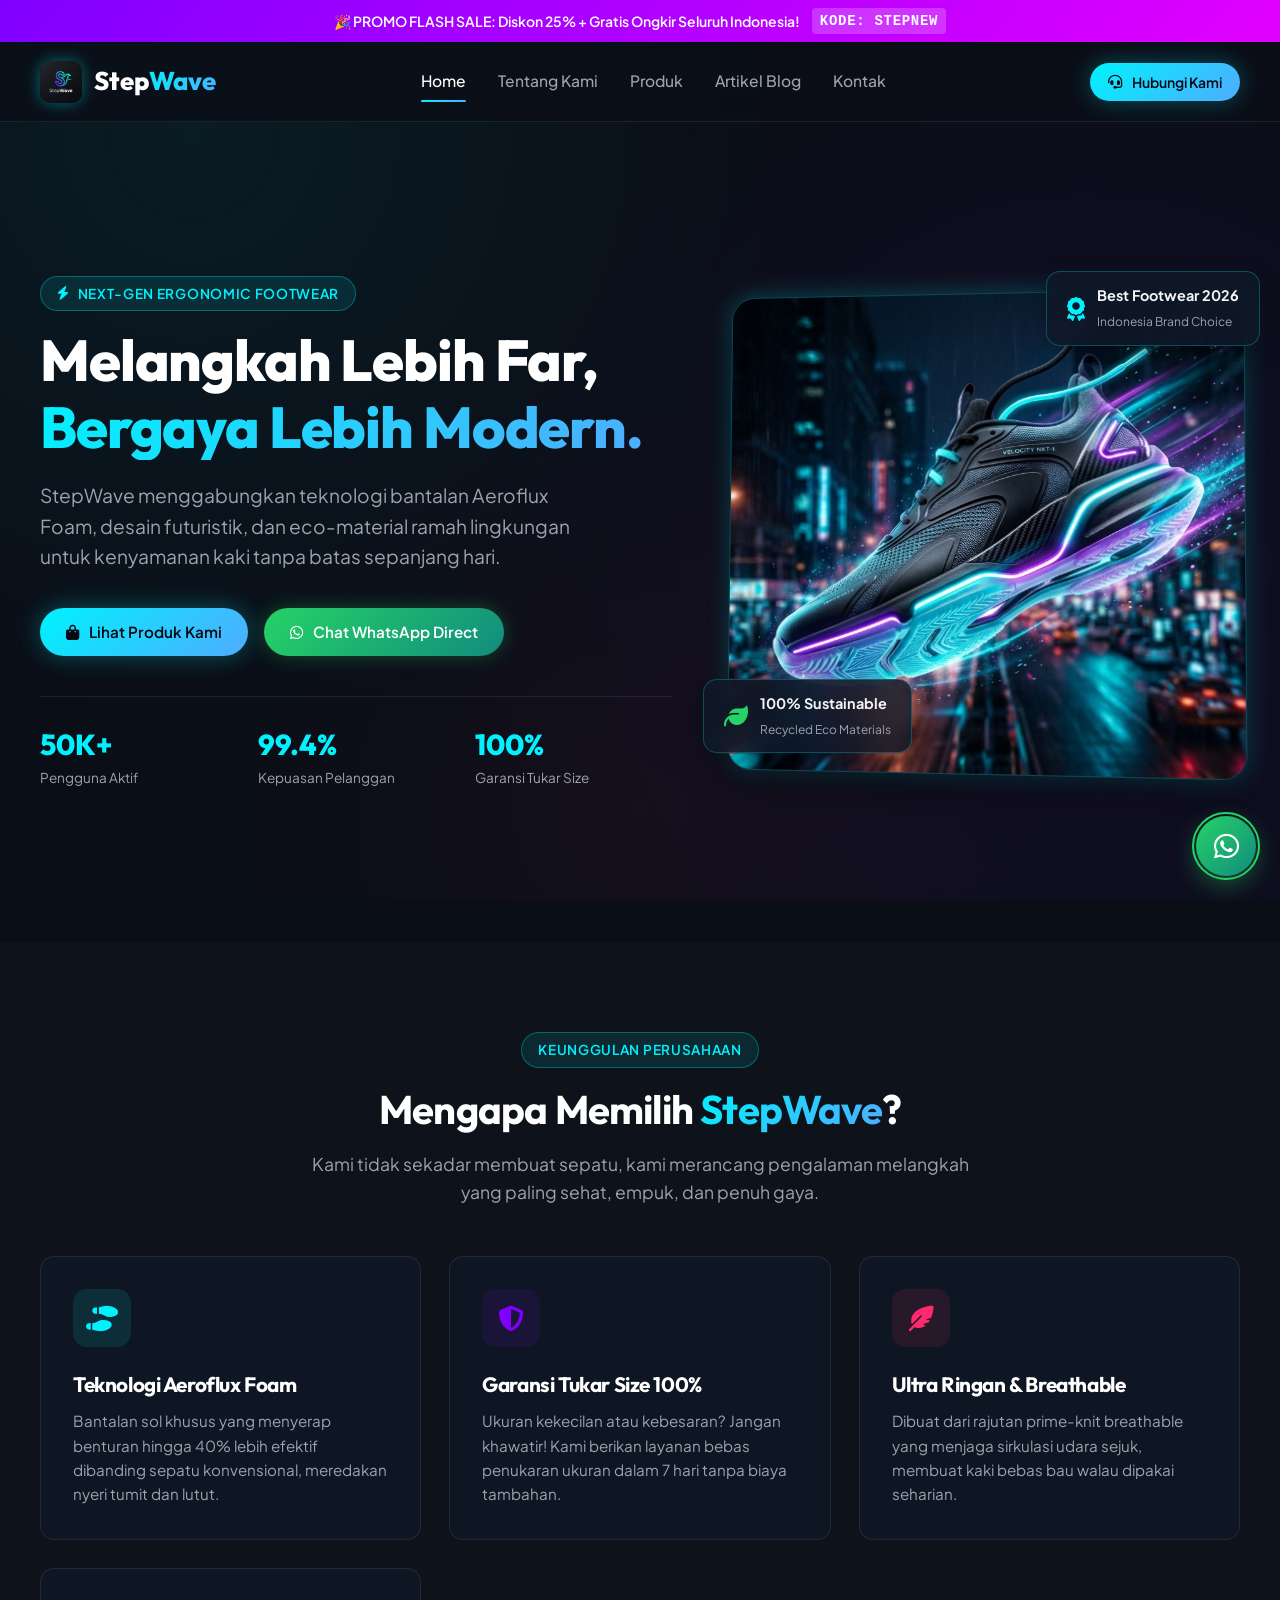
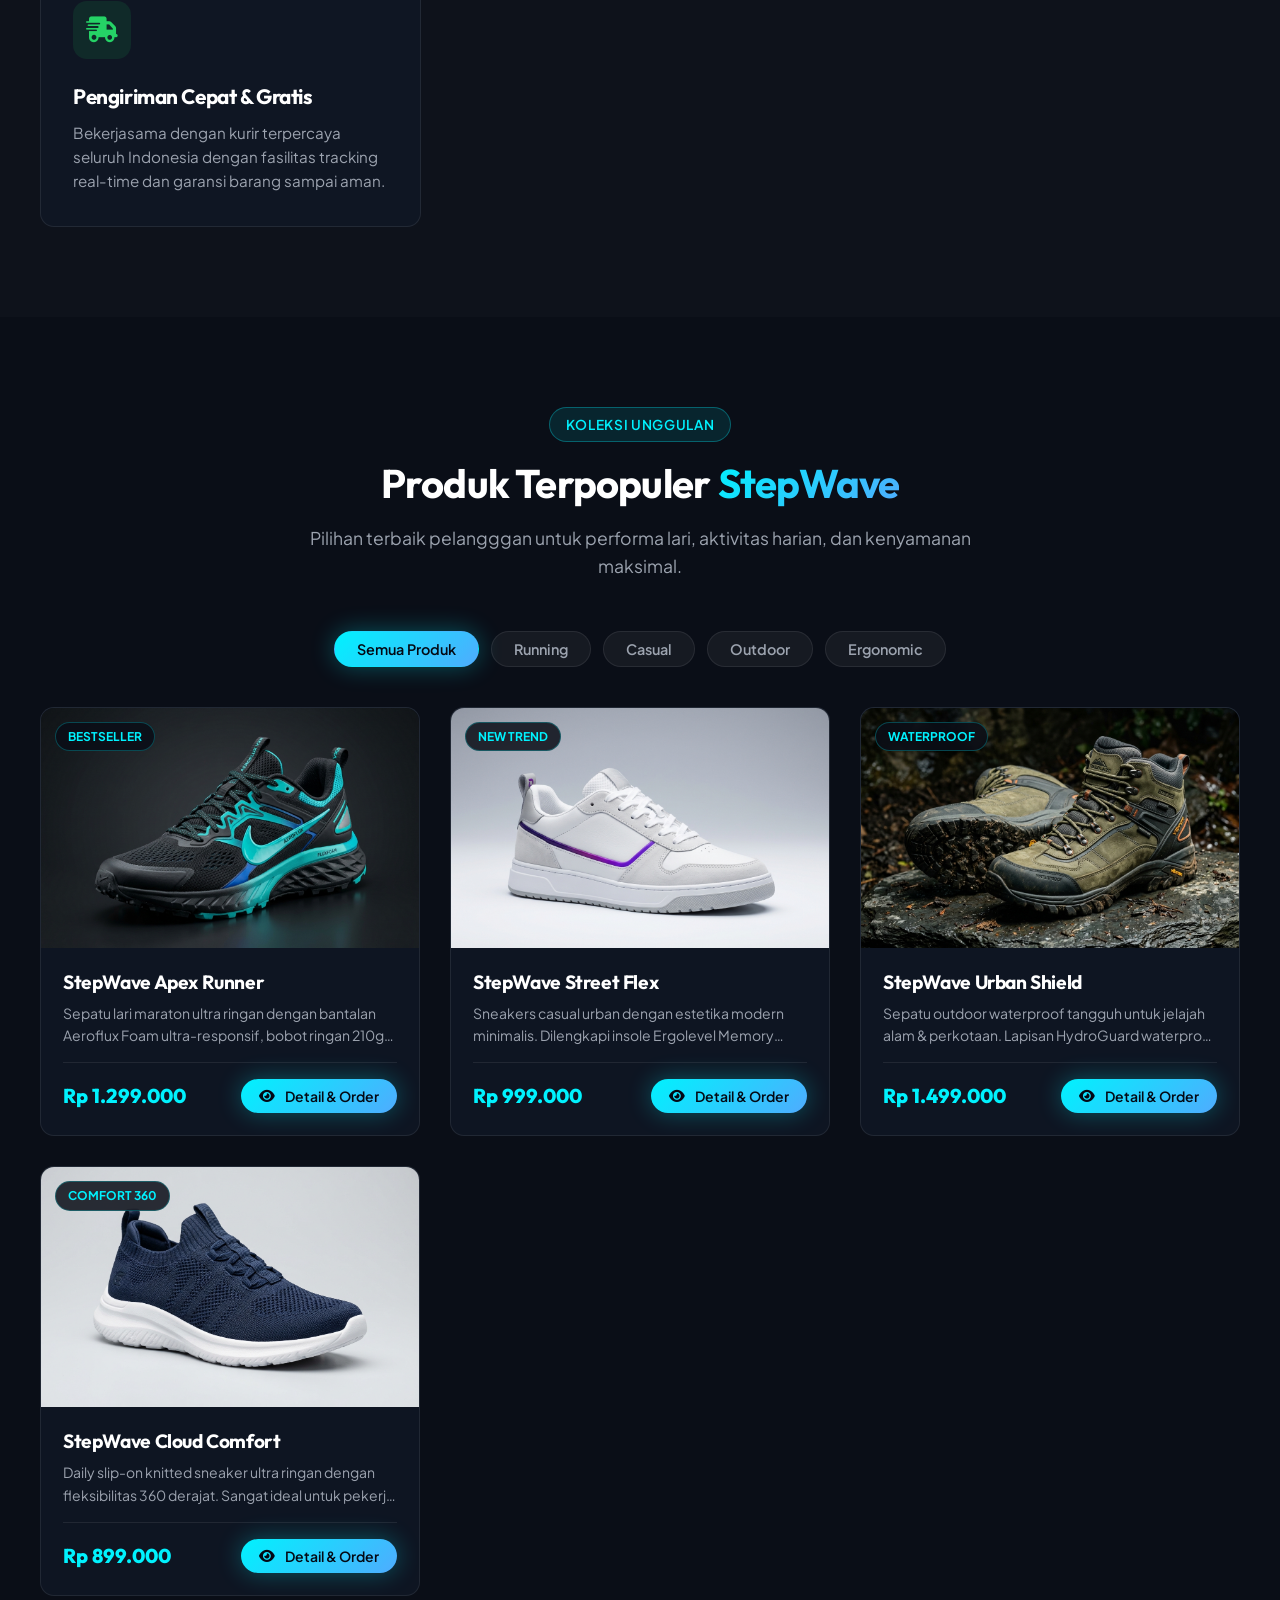
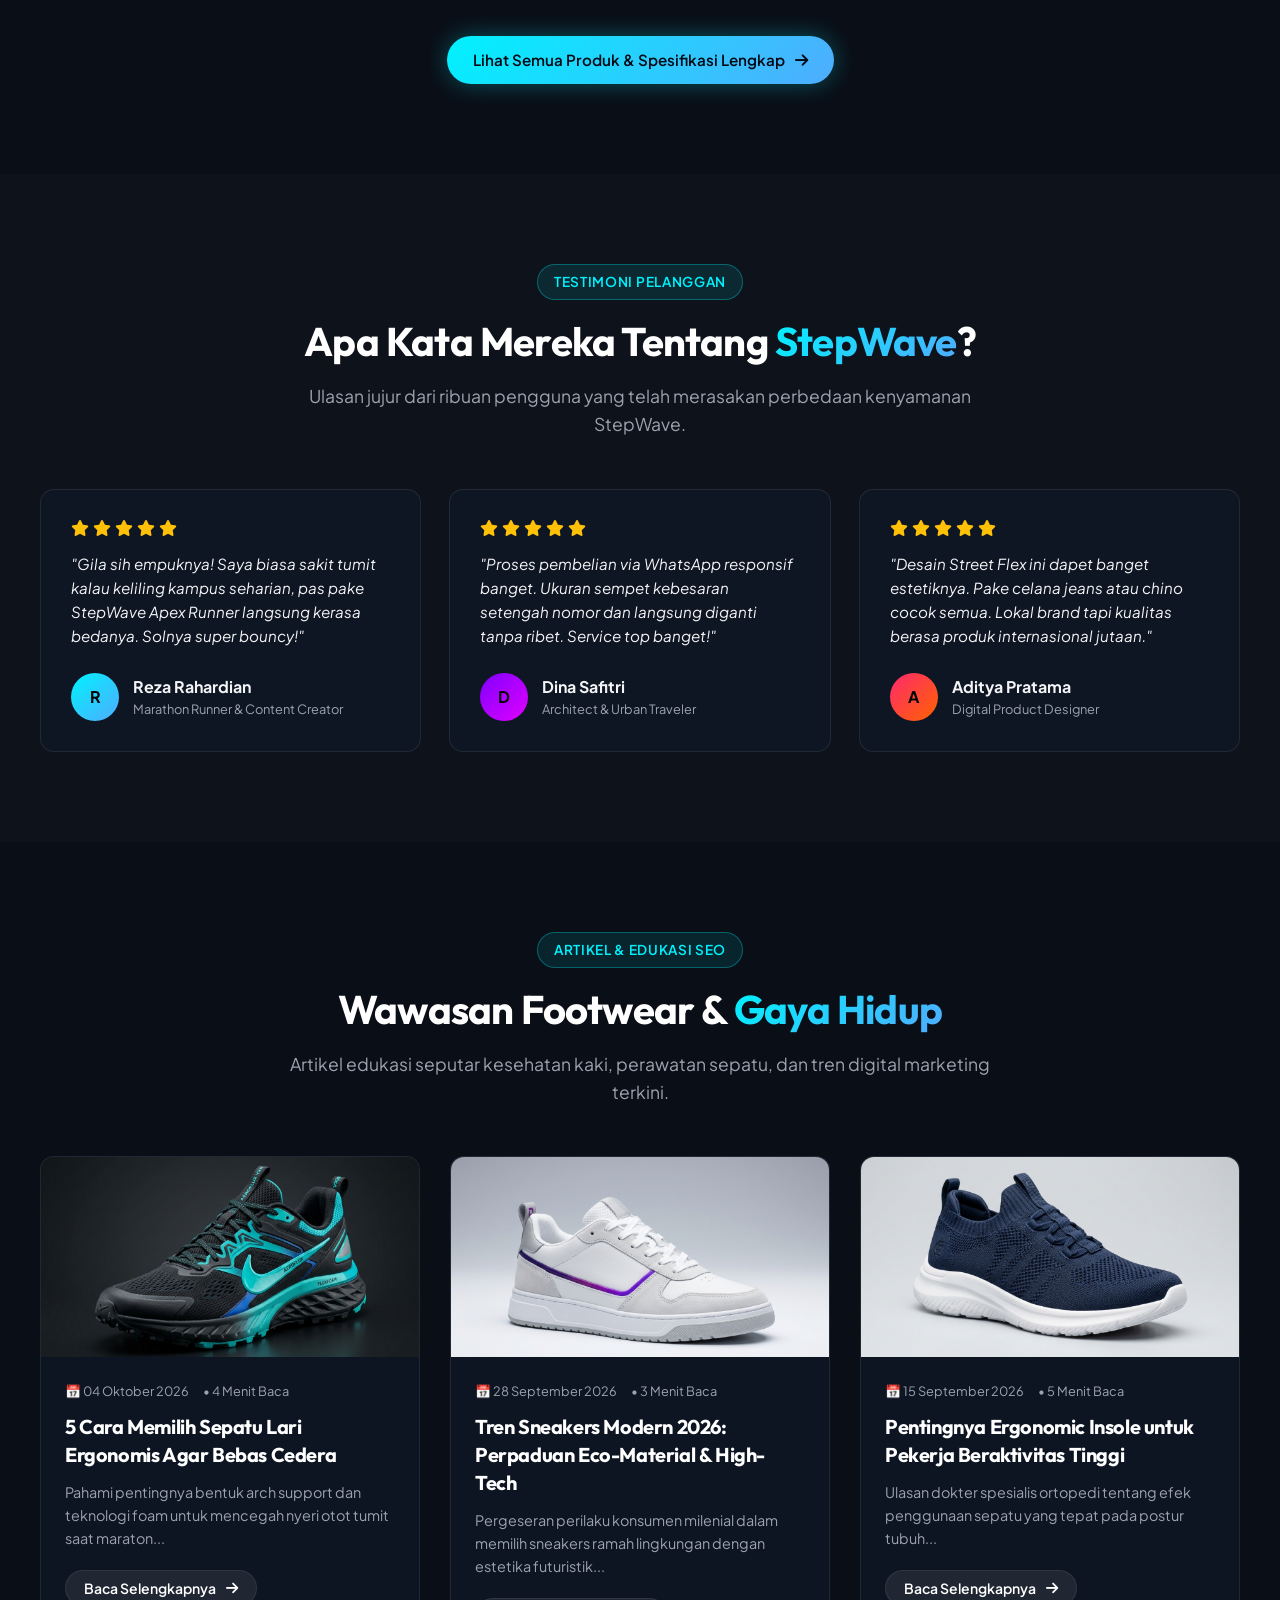
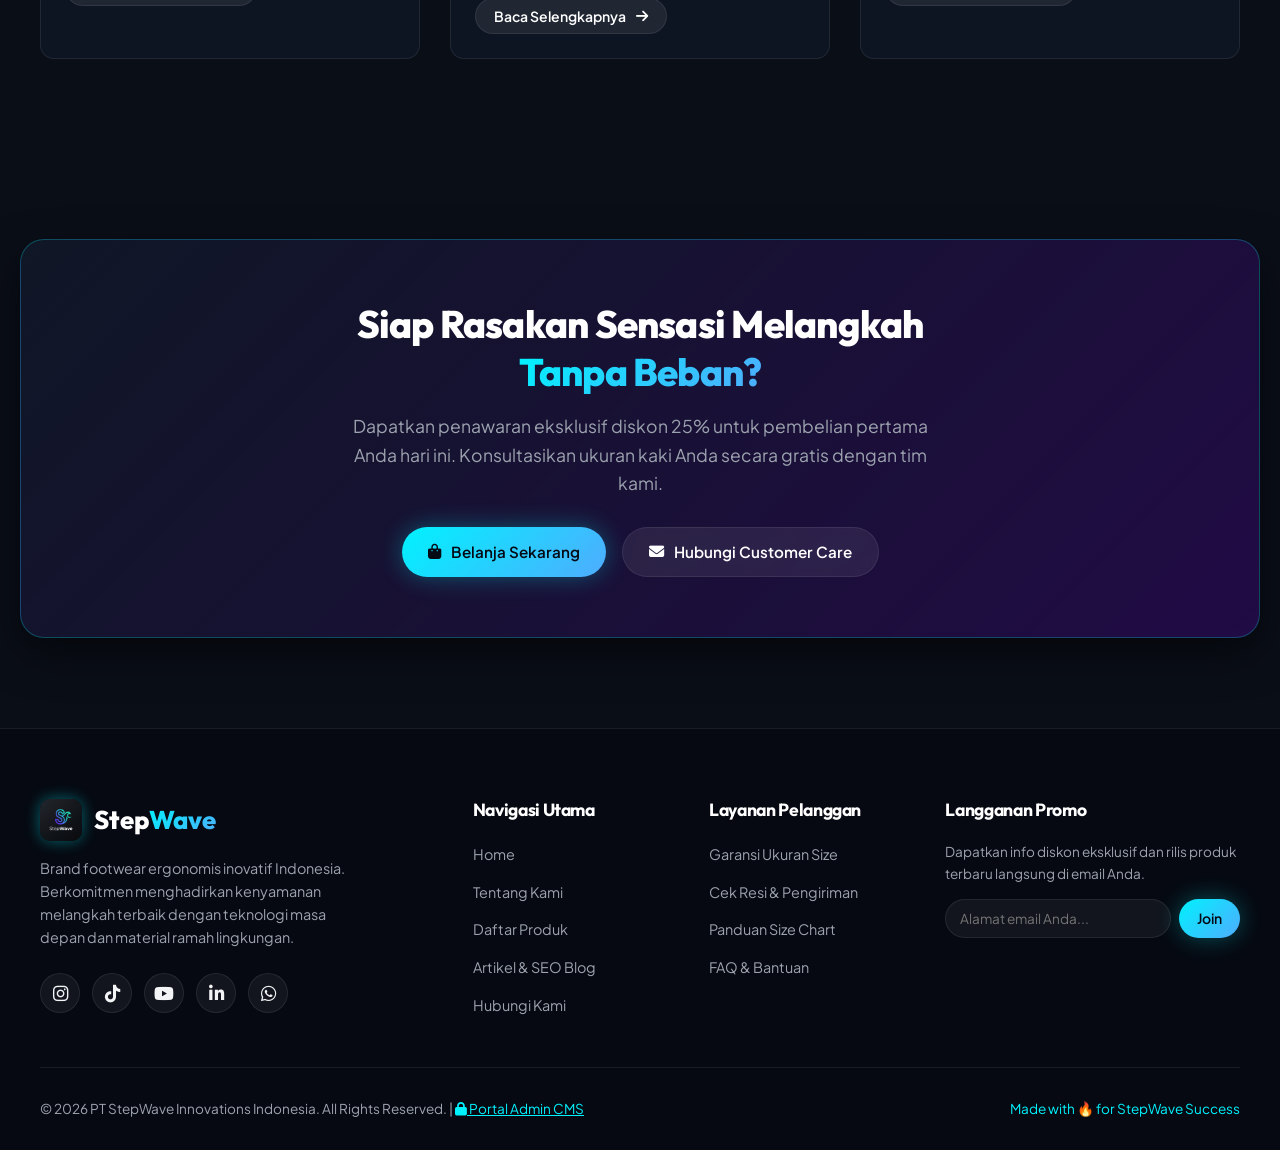
<file: index.html>
<!DOCTYPE html>
<html lang="id">
<head>
  <!-- SEO Basics: Title & Meta Description -->
  <meta charset="UTF-8">
  <meta name="viewport" content="width=device-width, initial-scale=1.0">
  <title>StepWave - Sepatu Ergonomis & Activewear Premium Indonesia</title>
  <meta name="description" content="StepWave adalah brand sepatu ergonomis lokal Indonesia dengan teknologi Aeroflux Foam dan eco-material premium. Garansi kenyamanan 100% untuk lari, casual, dan aktivitas harian.">
  <meta name="keywords" content="StepWave, sepatu ergonomis, sneakers lokal, sepatu lari premium, footwear indonesia, activewear, sepatu empuk">
  <meta name="author" content="PT StepWave Innovations Indonesia">
  <meta name="robots" content="index, follow">

  <!-- Open Graph Meta Tags (Social Media Marketing) -->
  <meta property="og:title" content="StepWave - Melangkah Lebih Far, Bergaya Lebih Modern">
  <meta property="og:description" content="Temukan koleksi sepatu ergonomis tercanggih dengan garansi tukar size dan bebas ongkir.">
  <meta property="og:image" content="images/hero.jpg">
  <meta property="og:url" content="https://stepwave.co.id">
  <meta property="og:type" content="website">

  <!-- Favicon -->
  <link rel="icon" type="image/png" href="images/logo.png">

  <!-- Font Awesome Icons -->
  <link rel="stylesheet" href="https://cdnjs.cloudflare.com/ajax/libs/font-awesome/6.4.0/css/all.min.css">

  <!-- Custom CSS -->
  <link rel="stylesheet" href="css/style.css">

  <!-- Structured Data / JSON-LD (SEO Advanced) -->
  <script type="application/ld+json">
  {
    "@context": "https://schema.org",
    "@type": "Organization",
    "name": "StepWave Innovations Indonesia",
    "url": "https://stepwave.co.id",
    "logo": "https://stepwave.co.id/images/logo.png",
    "contactPoint": {
      "@type": "ContactPoint",
      "telephone": "+62-812-3456-7890",
      "contactType": "Customer Service",
      "areaServed": "ID",
      "availableLanguage": "Indonesian"
    },
    "sameAs": [
      "https://instagram.com/stepwave.id",
      "https://tiktok.com/@stepwave.id",
      "https://linkedin.com/company/stepwave"
    ]
  }
  </script>
</head>
<body>

  <!-- Top Announcement Promo Bar -->
  <div class="top-bar" id="top-bar">
    <div class="top-bar-content">
      <span>🎉 PROMO FLASH SALE: Diskon 25% + Gratis Ongkir Seluruh Indonesia!</span>
      <span class="top-bar-code">KODE: STEPNEW</span>
    </div>
  </div>

  <!-- Header & Navigation -->
  <header class="header">
    <div class="container header-container">
      <a href="index.html" class="logo">
        <img src="images/logo.png" alt="StepWave Logo">
        <span>Step<span class="gradient-text">Wave</span></span>
      </a>

      <nav class="nav-menu">
        <a href="index.html" class="nav-link active">Home</a>
        <a href="about.html" class="nav-link">Tentang Kami</a>
        <a href="products.html" class="nav-link">Produk</a>
        <a href="blog.html" class="nav-link">Artikel Blog</a>
        <a href="contact.html" class="nav-link">Kontak</a>
      </nav>

      <div class="header-actions">
        <a href="contact.html" class="btn btn-primary btn-sm">
          <i class="fas fa-headset"></i> Hubungi Kami
        </a>
        <button class="mobile-toggle" aria-label="Toggle Navigation">
          <span></span>
          <span></span>
          <span></span>
        </button>
      </div>
    </div>
  </header>

  <main>
    <!-- Hero Section -->
    <section class="hero">
      <div class="container hero-grid">
        <div class="hero-content">
          <div class="badge-tag">
            <i class="fas fa-bolt"></i> Next-Gen Ergonomic Footwear
          </div>
          <h1 class="hero-title">
            Melangkah Lebih Far, <br>
            <span class="gradient-text">Bergaya Lebih Modern.</span>
          </h1>
          <p class="hero-subtitle">
            StepWave menggabungkan teknologi bantalan Aeroflux Foam, desain futuristik, dan eco-material ramah lingkungan untuk kenyamanan kaki tanpa batas sepanjang hari.
          </p>

          <div class="hero-buttons">
            <a href="products.html" class="btn btn-primary">
              <i class="fas fa-shopping-bag"></i> Lihat Produk Kami
            </a>
            <a href="https://wa.me/6281234567890?text=Halo%20StepWave,%20saya%20ingin%20konsultasi%20produk" target="_blank" class="btn btn-wa">
              <i class="fab fa-whatsapp"></i> Chat WhatsApp Direct
            </a>
          </div>

          <div class="hero-stats">
            <div class="stat-item">
              <div class="stat-number">50K+</div>
              <div class="stat-label">Pengguna Aktif</div>
            </div>
            <div class="stat-item">
              <div class="stat-number">99.4%</div>
              <div class="stat-label">Kepuasan Pelanggan</div>
            </div>
            <div class="stat-item">
              <div class="stat-number">100%</div>
              <div class="stat-label">Garansi Tukar Size</div>
            </div>
          </div>
        </div>

        <div class="hero-image-wrapper">
          <div class="hero-image-card">
            <img src="images/hero.jpg" alt="Sepatu Ergonomis StepWave Apex Runner">
          </div>
          <div class="floating-badge badge-top">
            <i class="fas fa-award" style="color: var(--primary); font-size: 1.5rem;"></i>
            <div>
              <strong style="display:block; font-size: 0.9rem;">Best Footwear 2026</strong>
              <small style="color: var(--text-muted); font-size: 0.75rem;">Indonesia Brand Choice</small>
            </div>
          </div>
          <div class="floating-badge badge-bottom">
            <i class="fas fa-leaf" style="color: #25D366; font-size: 1.5rem;"></i>
            <div>
              <strong style="display:block; font-size: 0.9rem;">100% Sustainable</strong>
              <small style="color: var(--text-muted); font-size: 0.75rem;">Recycled Eco Materials</small>
            </div>
          </div>
        </div>
      </div>
    </section>

    <!-- Keunggulan Section -->
    <section class="section-padding" style="background: rgba(255,255,255,0.015);">
      <div class="container">
        <div class="section-header">
          <div class="badge-tag">Keunggulan Perusahaan</div>
          <h2 class="section-title">Mengapa Memilih <span class="gradient-text">StepWave</span>?</h2>
          <p class="section-desc">Kami tidak sekadar membuat sepatu, kami merancang pengalaman melangkah yang paling sehat, empuk, dan penuh gaya.</p>
        </div>

        <div class="features-grid">
          <div class="card">
            <div class="card-icon">
              <i class="fas fa-shoe-prints"></i>
            </div>
            <h3 class="card-title">Teknologi Aeroflux Foam</h3>
            <p class="card-text">Bantalan sol khusus yang menyerap benturan hingga 40% lebih efektif dibanding sepatu konvensional, meredakan nyeri tumit dan lutut.</p>
          </div>

          <div class="card">
            <div class="card-icon" style="color: var(--secondary); background: rgba(127, 0, 255, 0.1);">
              <i class="fas fa-shield-alt"></i>
            </div>
            <h3 class="card-title">Garansi Tukar Size 100%</h3>
            <p class="card-text">Ukuran kekecilan atau kebesaran? Jangan khawatir! Kami berikan layanan bebas penukaran ukuran dalam 7 hari tanpa biaya tambahan.</p>
          </div>

          <div class="card">
            <div class="card-icon" style="color: #ff2a6d; background: rgba(255, 42, 109, 0.1);">
              <i class="fas fa-feather-alt"></i>
            </div>
            <h3 class="card-title">Ultra Ringan & Breathable</h3>
            <p class="card-text">Dibuat dari rajutan prime-knit breathable yang menjaga sirkulasi udara sejuk, membuat kaki bebas bau walau dipakai seharian.</p>
          </div>

          <div class="card">
            <div class="card-icon" style="color: #25D366; background: rgba(37, 211, 102, 0.1);">
              <i class="fas fa-truck-fast"></i>
            </div>
            <h3 class="card-title">Pengiriman Cepat & Gratis</h3>
            <p class="card-text">Bekerjasama dengan kurir terpercaya seluruh Indonesia dengan fasilitas tracking real-time dan garansi barang sampai aman.</p>
          </div>
        </div>
      </div>
    </section>

    <!-- Products Showcase Preview -->
    <section class="section-padding">
      <div class="container">
        <div class="section-header">
          <div class="badge-tag">Koleksi Unggulan</div>
          <h2 class="section-title">Produk Terpopuler <span class="gradient-text">StepWave</span></h2>
          <p class="section-desc">Pilihan terbaik pelangggan untuk performa lari, aktivitas harian, dan kenyamanan maksimal.</p>
        </div>

        <div class="product-filters">
          <button class="filter-btn active" data-filter="all">Semua Produk</button>
          <button class="filter-btn" data-filter="Running">Running</button>
          <button class="filter-btn" data-filter="Casual">Casual</button>
          <button class="filter-btn" data-filter="Outdoor">Outdoor</button>
          <button class="filter-btn" data-filter="Ergonomic">Ergonomic</button>
        </div>

        <div class="products-grid">
          <!-- Product Card 1 -->
          <div class="product-card" data-category="Running">
            <div class="product-img-wrapper">
              <span class="product-tag">Bestseller</span>
              <img src="images/product-1.jpg" alt="StepWave Apex Runner">
            </div>
            <div class="product-body">
              <h3 class="product-title">StepWave Apex Runner</h3>
              <p class="product-desc">Sepatu lari maraton ultra ringan dengan bantalan Aeroflux Dual-Density dan sol anti-slip.</p>
              <div class="product-footer">
                <div class="product-price">Rp 1.299.000</div>
                <button class="btn btn-secondary btn-sm btn-view-product" data-id="1">
                  Detail & Beli
                </button>
              </div>
            </div>
          </div>

          <!-- Product Card 2 -->
          <div class="product-card" data-category="Casual">
            <div class="product-img-wrapper">
              <span class="product-tag" style="color: var(--secondary); border-color: rgba(127, 0, 255, 0.4);">New Trend</span>
              <img src="images/product-2.jpg" alt="StepWave Street Flex">
            </div>
            <div class="product-body">
              <h3 class="product-title">StepWave Street Flex</h3>
              <p class="product-desc">Sneakers casual estetik dengan insole memory foam fleksibel untuk gaya perkotaan.</p>
              <div class="product-footer">
                <div class="product-price">Rp 999.000</div>
                <button class="btn btn-secondary btn-sm btn-view-product" data-id="2">
                  Detail & Beli
                </button>
              </div>
            </div>
          </div>

          <!-- Product Card 3 -->
          <div class="product-card" data-category="Outdoor">
            <div class="product-img-wrapper">
              <span class="product-tag" style="color: #ff2a6d; border-color: rgba(255, 42, 109, 0.4);">Waterproof</span>
              <img src="images/product-3.jpg" alt="StepWave Urban Shield">
            </div>
            <div class="product-body">
              <h3 class="product-title">StepWave Urban Shield</h3>
              <p class="product-desc">Sepatu outdoor waterproof dengan daya cengkeram lugged outsole anti-licin di segala medan.</p>
              <div class="product-footer">
                <div class="product-price">Rp 1.499.000</div>
                <button class="btn btn-secondary btn-sm btn-view-product" data-id="3">
                  Detail & Beli
                </button>
              </div>
            </div>
          </div>

          <!-- Product Card 4 -->
          <div class="product-card" data-category="Ergonomic">
            <div class="product-img-wrapper">
              <span class="product-tag" style="color: #25D366; border-color: rgba(37, 211, 102, 0.4);">Comfort 360</span>
              <img src="images/product-4.jpg" alt="StepWave Cloud Comfort">
            </div>
            <div class="product-body">
              <h3 class="product-title">StepWave Cloud Comfort</h3>
              <p class="product-desc">Daily slip-on knitted sneaker ultra empuk, ideal untuk jalan jauh dan berdiri berjam-jam.</p>
              <div class="product-footer">
                <div class="product-price">Rp 899.000</div>
                <button class="btn btn-secondary btn-sm btn-view-product" data-id="4">
                  Detail & Beli
                </button>
              </div>
            </div>
          </div>
        </div>

        <div style="text-align: center; margin-top: 40px;">
          <a href="products.html" class="btn btn-primary">
            Lihat Semua Produk & Spesifikasi Lengkap <i class="fas fa-arrow-right"></i>
          </a>
        </div>
      </div>
    </section>

    <!-- Testimonial Section -->
    <section class="section-padding" style="background: rgba(255,255,255,0.015);">
      <div class="container">
        <div class="section-header">
          <div class="badge-tag">Testimoni Pelanggan</div>
          <h2 class="section-title">Apa Kata Mereka Tentang <span class="gradient-text">StepWave</span>?</h2>
          <p class="section-desc">Ulasan jujur dari ribuan pengguna yang telah merasakan perbedaan kenyamanan StepWave.</p>
        </div>

        <div class="testimonials-grid">
          <div class="testimonial-card">
            <div class="stars">
              <i class="fas fa-star"></i><i class="fas fa-star"></i><i class="fas fa-star"></i><i class="fas fa-star"></i><i class="fas fa-star"></i>
            </div>
            <p class="testimonial-text">"Gila sih empuknya! Saya biasa sakit tumit kalau keliling kampus seharian, pas pake StepWave Apex Runner langsung kerasa bedanya. Solnya super bouncy!"</p>
            <div class="testimonial-author">
              <div class="author-avatar">R</div>
              <div>
                <div class="author-name">Reza Rahardian</div>
                <div class="author-role">Marathon Runner & Content Creator</div>
              </div>
            </div>
          </div>

          <div class="testimonial-card">
            <div class="stars">
              <i class="fas fa-star"></i><i class="fas fa-star"></i><i class="fas fa-star"></i><i class="fas fa-star"></i><i class="fas fa-star"></i>
            </div>
            <p class="testimonial-text">"Proses pembelian via WhatsApp responsif banget. Ukuran sempet kebesaran setengah nomor dan langsung diganti tanpa ribet. Service top banget!"</p>
            <div class="testimonial-author">
              <div class="author-avatar" style="background: var(--secondary-gradient);">D</div>
              <div>
                <div class="author-name">Dina Safitri</div>
                <div class="author-role">Architect & Urban Traveler</div>
              </div>
            </div>
          </div>

          <div class="testimonial-card">
            <div class="stars">
              <i class="fas fa-star"></i><i class="fas fa-star"></i><i class="fas fa-star"></i><i class="fas fa-star"></i><i class="fas fa-star"></i>
            </div>
            <p class="testimonial-text">"Desain Street Flex ini dapet banget estetiknya. Pake celana jeans atau chino cocok semua. Lokal brand tapi kualitas berasa produk internasional jutaan."</p>
            <div class="testimonial-author">
              <div class="author-avatar" style="background: var(--accent-gradient);">A</div>
              <div>
                <div class="author-name">Aditya Pratama</div>
                <div class="author-role">Digital Product Designer</div>
              </div>
            </div>
          </div>
        </div>
      </div>
    </section>

    <!-- Latest Blog Articles (SEO Content Strategy) -->
    <section class="section-padding">
      <div class="container">
        <div class="section-header">
          <div class="badge-tag">Artikel & Edukasi SEO</div>
          <h2 class="section-title">Wawasan Footwear & <span class="gradient-text">Gaya Hidup</span></h2>
          <p class="section-desc">Artikel edukasi seputar kesehatan kaki, perawatan sepatu, dan tren digital marketing terkini.</p>
        </div>

        <div class="blog-grid">
          <article class="blog-card">
            <div class="blog-img-wrapper">
              <img src="images/product-1.jpg" alt="Tips Sepatu Lari">
            </div>
            <div class="blog-body">
              <div class="blog-meta">
                <span>📅 04 Okt 2026</span>
                <span>• 4 Min Read</span>
              </div>
              <h3 class="blog-title">
                <a href="#" class="btn-read-blog" data-id="1">5 Cara Memilih Sepatu Lari Ergonomis Agar Bebas Cedera</a>
              </h3>
              <p class="blog-excerpt">Pahami pentingnya bentuk arch support dan teknologi foam untuk mencegah nyeri otot tumit saat maraton...</p>
              <button class="btn btn-secondary btn-sm btn-read-blog" data-id="1">Baca Selengkapnya</button>
            </div>
          </article>

          <article class="blog-card">
            <div class="blog-img-wrapper">
              <img src="images/product-2.jpg" alt="Tren Sneakers 2026">
            </div>
            <div class="blog-body">
              <div class="blog-meta">
                <span>📅 28 Sep 2026</span>
                <span>• 3 Min Read</span>
              </div>
              <h3 class="blog-title">
                <a href="#" class="btn-read-blog" data-id="2">Tren Sneakers Modern 2026: Perpaduan Eco-Material & High-Tech</a>
              </h3>
              <p class="blog-excerpt">Pergeseran perilaku konsumen milenial dalam memilih sneakers ramah lingkungan dengan estetika futuristik...</p>
              <button class="btn btn-secondary btn-sm btn-read-blog" data-id="2">Baca Selengkapnya</button>
            </div>
          </article>

          <article class="blog-card">
            <div class="blog-img-wrapper">
              <img src="images/product-4.jpg" alt="Kesehatan Kaki Pekerja">
            </div>
            <div class="blog-body">
              <div class="blog-meta">
                <span>📅 15 Sep 2026</span>
                <span>• 5 Min Read</span>
              </div>
              <h3 class="blog-title">
                <a href="#" class="btn-read-blog" data-id="3">Pentingnya Ergonomic Insole untuk Pekerja Beraktivitas Tinggi</a>
              </h3>
              <p class="blog-excerpt">Ulasan dokter spesialis ortopedi tentang efek penggunaan sepatu yang tepat pada postur tubuh...</p>
              <button class="btn btn-secondary btn-sm btn-read-blog" data-id="3">Baca Selengkapnya</button>
            </div>
          </article>
        </div>
      </div>
    </section>

    <!-- Call to Action Banner -->
    <section class="section-padding container">
      <div class="cta-banner">
        <h2 class="cta-title">Siap Rasakan Sensasi Melangkah <br><span class="gradient-text">Tanpa Beban?</span></h2>
        <p class="cta-desc">Dapatkan penawaran eksklusif diskon 25% untuk pembelian pertama Anda hari ini. Konsultasikan ukuran kaki Anda secara gratis dengan tim kami.</p>
        <div style="display: flex; gap: 16px; justify-content: center; flex-wrap: wrap;">
          <a href="products.html" class="btn btn-primary">
            <i class="fas fa-shopping-bag"></i> Belanja Sekarang
          </a>
          <a href="contact.html" class="btn btn-secondary">
            <i class="fas fa-envelope"></i> Hubungi Customer Care
          </a>
        </div>
      </div>
    </section>
  </main>

  <!-- Product Modal Popup -->
  <div class="modal-backdrop" id="product-modal">
    <div class="modal-content">
      <button class="modal-close" aria-label="Close modal">&times;</button>
      <div class="modal-body-content"></div>
    </div>
  </div>

  <!-- Blog Modal Popup -->
  <div class="modal-backdrop" id="blog-modal">
    <div class="modal-content" style="max-width: 750px;">
      <button class="modal-close blog-modal-close" aria-label="Close modal">&times;</button>
      <div class="blog-modal-content"></div>
    </div>
  </div>

  <!-- Floating WhatsApp Button -->
  <a href="https://wa.me/6281234567890?text=Halo%20StepWave,%20saya%20tertarik%20dengan%20produk%20sepatu%20Anda" target="_blank" class="floating-wa" title="Hubungi kami via WhatsApp">
    <span class="wa-pulse"></span>
    <i class="fab fa-whatsapp"></i>
  </a>

  <!-- Footer -->
  <footer class="footer">
    <div class="container">
      <div class="footer-grid">
        <div>
          <a href="index.html" class="logo footer-logo">
            <img src="images/logo.png" alt="StepWave Logo">
            <span>Step<span class="gradient-text">Wave</span></span>
          </a>
          <p class="footer-desc">
            Brand footwear ergonomis inovatif Indonesia. Berkomitmen menghadirkan kenyamanan melangkah terbaik dengan teknologi masa depan dan material ramah lingkungan.
          </p>
          <div class="social-links">
            <a href="https://instagram.com" target="_blank" class="social-icon" aria-label="Instagram"><i class="fab fa-instagram"></i></a>
            <a href="https://tiktok.com" target="_blank" class="social-icon" aria-label="TikTok"><i class="fab fa-tiktok"></i></a>
            <a href="https://youtube.com" target="_blank" class="social-icon" aria-label="YouTube"><i class="fab fa-youtube"></i></a>
            <a href="https://linkedin.com" target="_blank" class="social-icon" aria-label="LinkedIn"><i class="fab fa-linkedin-in"></i></a>
            <a href="https://wa.me/6281234567890" target="_blank" class="social-icon" aria-label="WhatsApp"><i class="fab fa-whatsapp"></i></a>
          </div>
        </div>

        <div>
          <h4 class="footer-title">Navigasi Utama</h4>
          <ul class="footer-links">
            <li><a href="index.html">Home</a></li>
            <li><a href="about.html">Tentang Kami</a></li>
            <li><a href="products.html">Daftar Produk</a></li>
            <li><a href="blog.html">Artikel & SEO Blog</a></li>
            <li><a href="contact.html">Hubungi Kami</a></li>
          </ul>
        </div>

        <div>
          <h4 class="footer-title">Layanan Pelanggan</h4>
          <ul class="footer-links">
            <li><a href="products.html">Garansi Ukuran Size</a></li>
            <li><a href="contact.html">Cek Resi & Pengiriman</a></li>
            <li><a href="contact.html">Panduan Size Chart</a></li>
            <li><a href="contact.html">FAQ & Bantuan</a></li>
          </ul>
        </div>

        <div>
          <h4 class="footer-title">Langganan Promo</h4>
          <p style="font-size: 0.85rem; color: var(--text-muted); margin-bottom: 12px;">Dapatkan info diskon eksklusif dan rilis produk terbaru langsung di email Anda.</p>
          <form class="newsletter-form">
            <input type="email" placeholder="Alamat email Anda..." class="newsletter-input" required>
            <button type="submit" class="btn btn-primary btn-sm">Join</button>
          </form>
        </div>
      </div>

      <div class="footer-bottom">
        <p>&copy; 2026 PT StepWave Innovations Indonesia. All Rights Reserved. | <a href="admin.html" style="color: var(--primary); text-decoration: underline;"><i class="fas fa-lock"></i> Portal Admin CMS</a></p>
        <p style="color: var(--primary);">Made with 🔥 for StepWave Success</p>
      </div>
    </div>
  </footer>

  <script src="js/data.js"></script>
  <script src="js/script.js"></script>
</body>
</html>
</file>
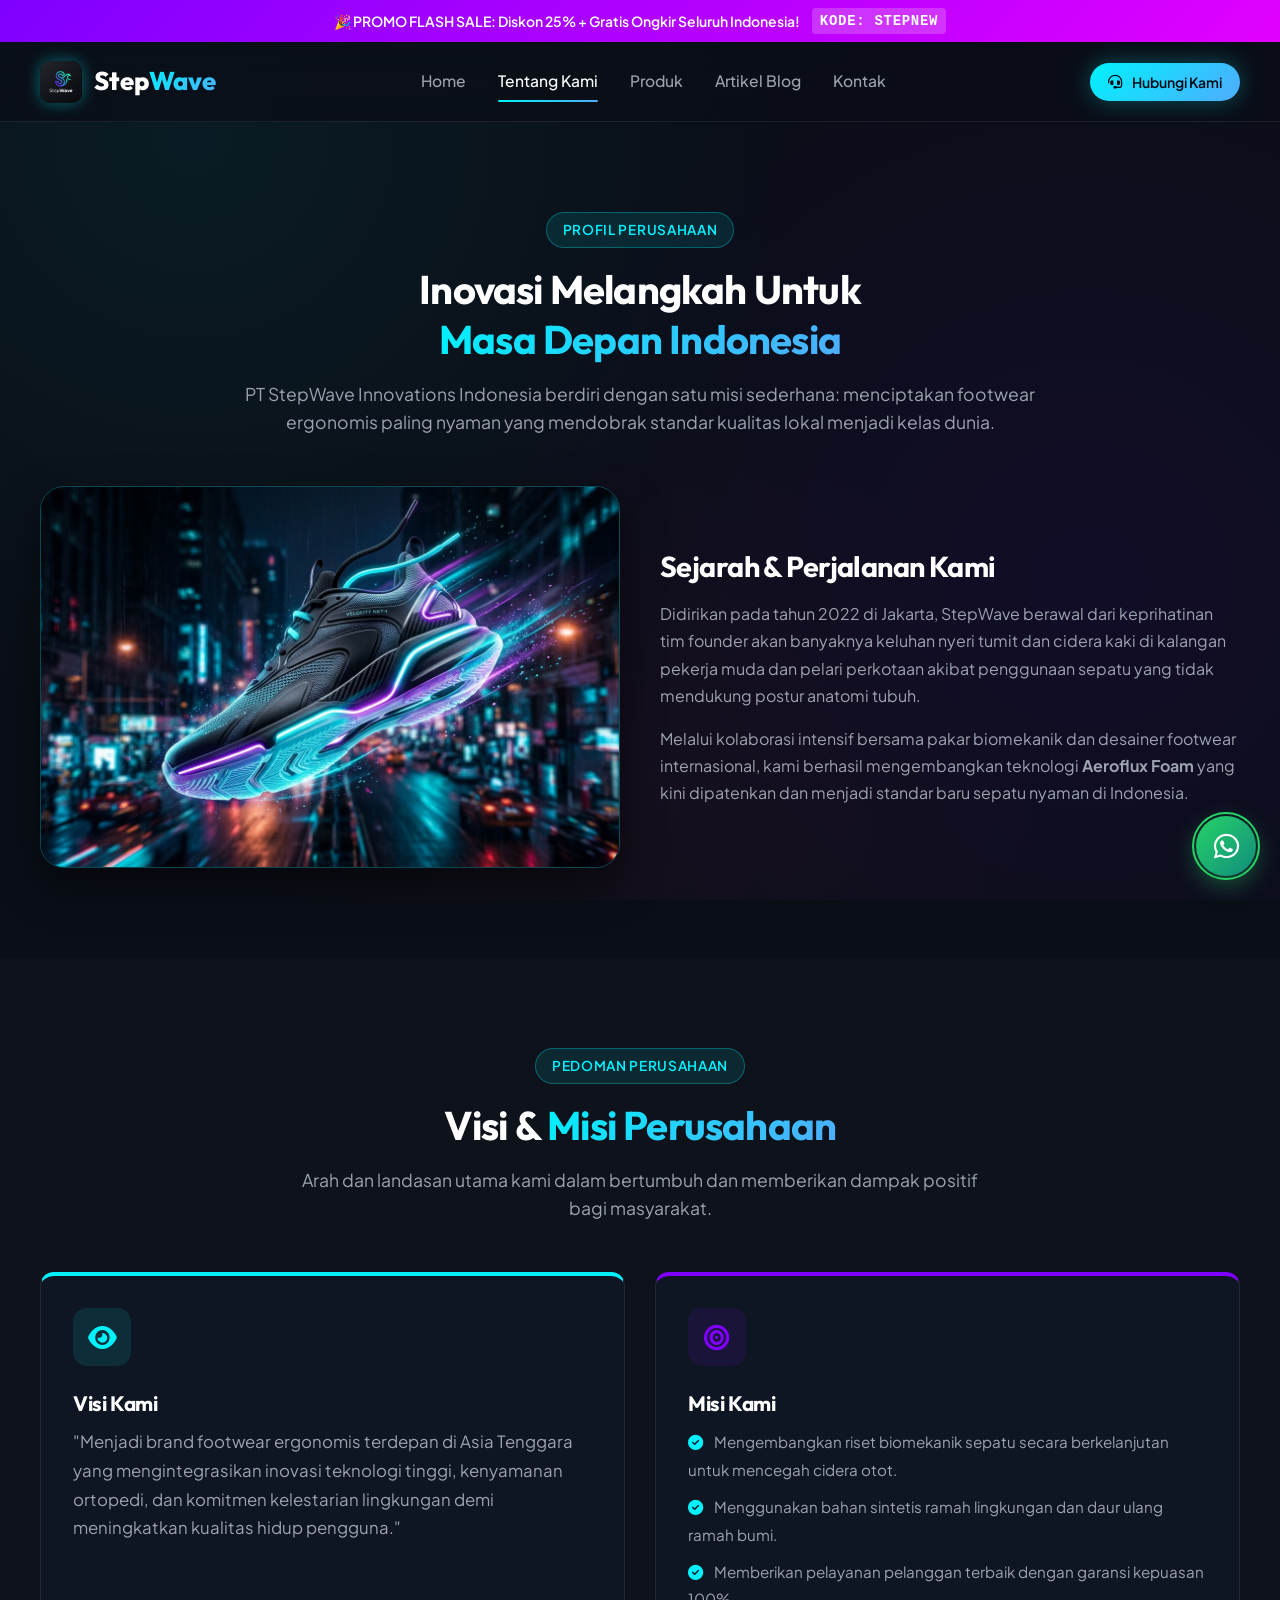
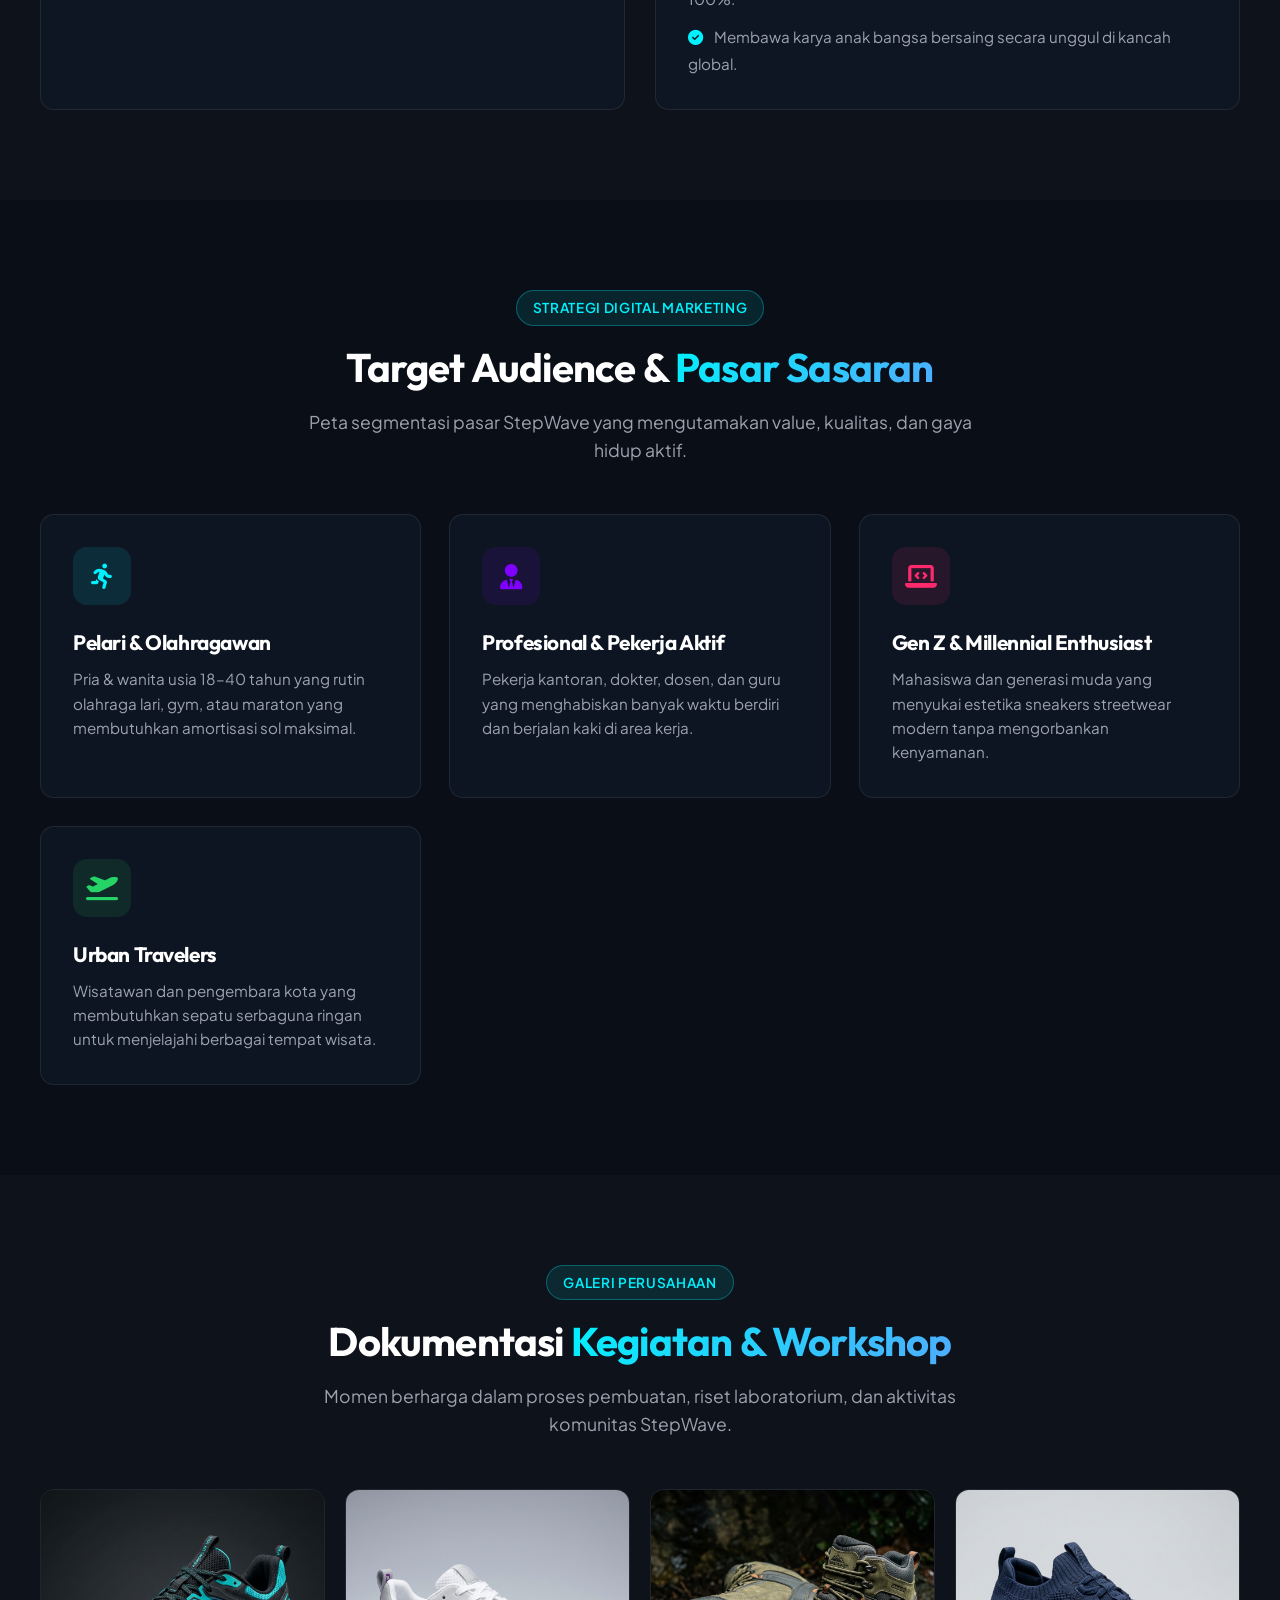
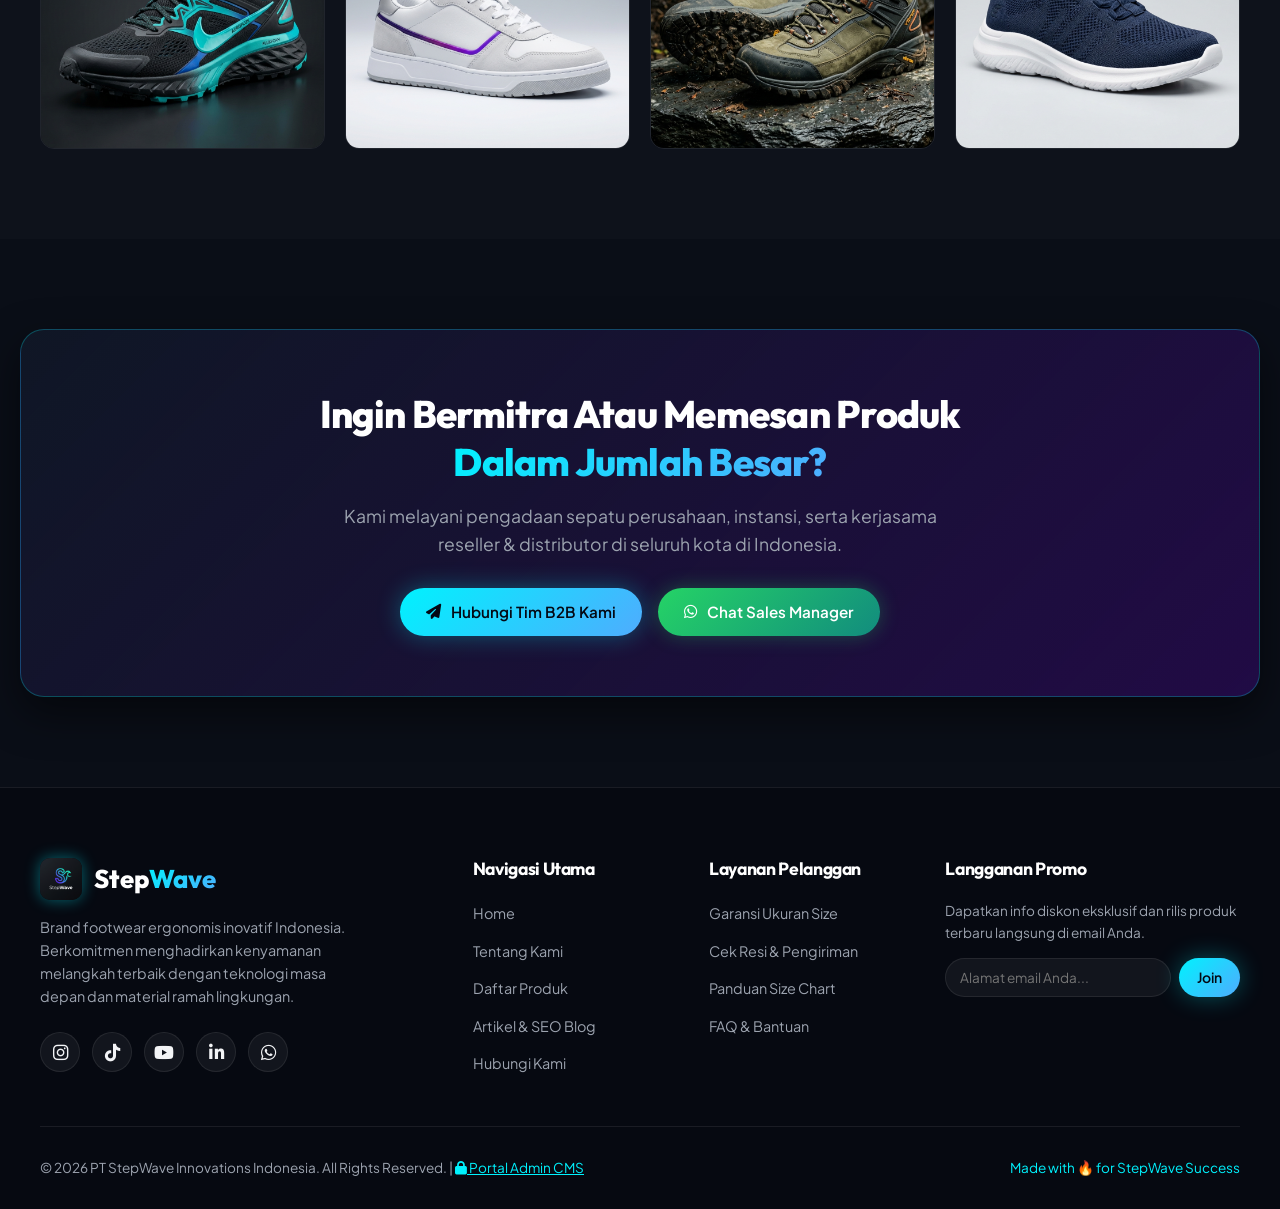
<file: about.html>
<!DOCTYPE html>
<html lang="id">
<head>
  <meta charset="UTF-8">
  <meta name="viewport" content="width=device-width, initial-scale=1.0">
  <title>Tentang Kami - StepWave Innovations Indonesia</title>
  <meta name="description" content="Profil perusahaan PT StepWave Innovations Indonesia. Visi, misi, sejarah, dan komitmen kami dalam menghadirkan sepatu ergonomis lokal berkualitas tinggi.">
  <meta name="keywords" content="Profil StepWave, tentang kami, visi misi sepatu lokal, produsen footwear indonesia">
  
  <link rel="icon" type="image/png" href="images/logo.png">
  <link rel="stylesheet" href="https://cdnjs.cloudflare.com/ajax/libs/font-awesome/6.4.0/css/all.min.css">
  <link rel="stylesheet" href="css/style.css">
</head>
<body>

  <!-- Top Announcement Bar -->
  <div class="top-bar">
    <div class="top-bar-content">
      <span>🎉 PROMO FLASH SALE: Diskon 25% + Gratis Ongkir Seluruh Indonesia!</span>
      <span class="top-bar-code">KODE: STEPNEW</span>
    </div>
  </div>

  <!-- Header Navigation -->
  <header class="header">
    <div class="container header-container">
      <a href="index.html" class="logo">
        <img src="images/logo.png" alt="StepWave Logo">
        <span>Step<span class="gradient-text">Wave</span></span>
      </a>

      <nav class="nav-menu">
        <a href="index.html" class="nav-link">Home</a>
        <a href="about.html" class="nav-link active">Tentang Kami</a>
        <a href="products.html" class="nav-link">Produk</a>
        <a href="blog.html" class="nav-link">Artikel Blog</a>
        <a href="contact.html" class="nav-link">Kontak</a>
      </nav>

      <div class="header-actions">
        <a href="contact.html" class="btn btn-primary btn-sm">
          <i class="fas fa-headset"></i> Hubungi Kami
        </a>
        <button class="mobile-toggle" aria-label="Toggle Navigation">
          <span></span><span></span><span></span>
        </button>
      </div>
    </div>
  </header>

  <main>
    <!-- About Hero Section -->
    <section class="section-padding" style="position: relative; overflow: hidden;">
      <div class="container">
        <div class="section-header" style="max-width: 800px;">
          <div class="badge-tag">Profil Perusahaan</div>
          <h1 class="section-title">Inovasi Melangkah Untuk <br><span class="gradient-text">Masa Depan Indonesia</span></h1>
          <p class="section-desc">PT StepWave Innovations Indonesia berdiri dengan satu misi sederhana: menciptakan footwear ergonomis paling nyaman yang mendobrak standar kualitas lokal menjadi kelas dunia.</p>
        </div>

        <div style="display: grid; grid-template-columns: 1fr 1fr; gap: 40px; align-items: center; margin-top: 40px;">
          <div style="border-radius: var(--radius-lg); overflow: hidden; border: 1px solid var(--border-glow); box-shadow: var(--shadow-lg);">
            <img src="images/hero.jpg" alt="StepWave Workshop & Innovation Studio" style="width: 100%; height: 380px; object-fit: cover;">
          </div>
          <div>
            <h2 style="font-size: 1.8rem; margin-bottom: 16px;">Sejarah & Perjalanan Kami</h2>
            <p style="color: var(--text-muted); margin-bottom: 16px; line-height: 1.7;">
              Didirikan pada tahun 2022 di Jakarta, StepWave berawal dari keprihatinan tim founder akan banyaknya keluhan nyeri tumit dan cidera kaki di kalangan pekerja muda dan pelari perkotaan akibat penggunaan sepatu yang tidak mendukung postur anatomi tubuh.
            </p>
            <p style="color: var(--text-muted); line-height: 1.7;">
              Melalui kolaborasi intensif bersama pakar biomekanik dan desainer footwear internasional, kami berhasil mengembangkan teknologi <strong>Aeroflux Foam</strong> yang kini dipatenkan dan menjadi standar baru sepatu nyaman di Indonesia.
            </p>
          </div>
        </div>
      </div>
    </section>

    <!-- Visi & Misi Section -->
    <section class="section-padding" style="background: rgba(255,255,255,0.015);">
      <div class="container">
        <div class="section-header">
          <div class="badge-tag">Pedoman Perusahaan</div>
          <h2 class="section-title">Visi & <span class="gradient-text">Misi Perusahaan</span></h2>
          <p class="section-desc">Arah dan landasan utama kami dalam bertumbuh dan memberikan dampak positif bagi masyarakat.</p>
        </div>

        <div style="display: grid; grid-template-columns: 1fr 1fr; gap: 30px;">
          <!-- Visi Card -->
          <div class="card" style="border-top: 4px solid var(--primary);">
            <div class="card-icon">
              <i class="fas fa-eye"></i>
            </div>
            <h3 class="card-title">Visi Kami</h3>
            <p class="card-text" style="font-size: 1.05rem; line-height: 1.7;">
              "Menjadi brand footwear ergonomis terdepan di Asia Tenggara yang mengintegrasikan inovasi teknologi tinggi, kenyamanan ortopedi, dan komitmen kelestarian lingkungan demi meningkatkan kualitas hidup pengguna."
            </p>
          </div>

          <!-- Misi Card -->
          <div class="card" style="border-top: 4px solid var(--secondary);">
            <div class="card-icon" style="color: var(--secondary); background: rgba(127, 0, 255, 0.1);">
              <i class="fas fa-bullseye"></i>
            </div>
            <h3 class="card-title">Misi Kami</h3>
            <ul style="color: var(--text-muted); font-size: 0.95rem; line-height: 1.8; list-style: none;">
              <li style="margin-bottom: 10px;"><i class="fas fa-check-circle" style="color: var(--primary); margin-right: 8px;"></i> Mengembangkan riset biomekanik sepatu secara berkelanjutan untuk mencegah cidera otot.</li>
              <li style="margin-bottom: 10px;"><i class="fas fa-check-circle" style="color: var(--primary); margin-right: 8px;"></i> Menggunakan bahan sintetis ramah lingkungan dan daur ulang ramah bumi.</li>
              <li style="margin-bottom: 10px;"><i class="fas fa-check-circle" style="color: var(--primary); margin-right: 8px;"></i> Memberikan pelayanan pelanggan terbaik dengan garansi kepuasan 100%.</li>
              <li><i class="fas fa-check-circle" style="color: var(--primary); margin-right: 8px;"></i> Membawa karya anak bangsa bersaing secara unggul di kancah global.</li>
            </ul>
          </div>
        </div>
      </div>
    </section>

    <!-- Target Audience (Digital Marketing Strategy Feature) -->
    <section class="section-padding">
      <div class="container">
        <div class="section-header">
          <div class="badge-tag">Strategi Digital Marketing</div>
          <h2 class="section-title">Target Audience & <span class="gradient-text">Pasar Sasaran</span></h2>
          <p class="section-desc">Peta segmentasi pasar StepWave yang mengutamakan value, kualitas, dan gaya hidup aktif.</p>
        </div>

        <div class="features-grid">
          <div class="card">
            <div class="card-icon">
              <i class="fas fa-running"></i>
            </div>
            <h3 class="card-title">Pelari & Olahragawan</h3>
            <p class="card-text">Pria & wanita usia 18–40 tahun yang rutin olahraga lari, gym, atau maraton yang membutuhkan amortisasi sol maksimal.</p>
          </div>

          <div class="card">
            <div class="card-icon" style="color: var(--secondary); background: rgba(127, 0, 255, 0.1);">
              <i class="fas fa-user-tie"></i>
            </div>
            <h3 class="card-title">Profesional & Pekerja Aktif</h3>
            <p class="card-text">Pekerja kantoran, dokter, dosen, dan guru yang menghabiskan banyak waktu berdiri dan berjalan kaki di area kerja.</p>
          </div>

          <div class="card">
            <div class="card-icon" style="color: #ff2a6d; background: rgba(255, 42, 109, 0.1);">
              <i class="fas fa-laptop-code"></i>
            </div>
            <h3 class="card-title">Gen Z & Millennial Enthusiast</h3>
            <p class="card-text">Mahasiswa dan generasi muda yang menyukai estetika sneakers streetwear modern tanpa mengorbankan kenyamanan.</p>
          </div>

          <div class="card">
            <div class="card-icon" style="color: #25D366; background: rgba(37, 211, 102, 0.1);">
              <i class="fas fa-plane-departure"></i>
            </div>
            <h3 class="card-title">Urban Travelers</h3>
            <p class="card-text">Wisatawan dan pengembara kota yang membutuhkan sepatu serbaguna ringan untuk menjelajahi berbagai tempat wisata.</p>
          </div>
        </div>
      </div>
    </section>

    <!-- Galeri Foto Kegiatan & Produk -->
    <section class="section-padding" style="background: rgba(255,255,255,0.015);">
      <div class="container">
        <div class="section-header">
          <div class="badge-tag">Galeri Perusahaan</div>
          <h2 class="section-title">Dokumentasi <span class="gradient-text">Kegiatan & Workshop</span></h2>
          <p class="section-desc">Momen berharga dalam proses pembuatan, riset laboratorium, dan aktivitas komunitas StepWave.</p>
        </div>

        <div class="gallery-grid">
          <div class="gallery-item">
            <img src="images/product-1.jpg" alt="Riset Produk StepWave">
            <div class="gallery-overlay">
              <span class="gallery-cat">R&D Laboratory</span>
              <h3 class="gallery-title">Uji Ketahanan Sol Aeroflux</h3>
            </div>
          </div>

          <div class="gallery-item">
            <img src="images/product-2.jpg" alt="Produksi Sneakers">
            <div class="gallery-overlay">
              <span class="gallery-cat">Craftsmanship</span>
              <h3 class="gallery-title">Detail Jahitan Precision Stitch</h3>
            </div>
          </div>

          <div class="gallery-item">
            <img src="images/product-3.jpg" alt="Komunitas StepWave">
            <div class="gallery-overlay">
              <span class="gallery-cat">Event Komunitas</span>
              <h3 class="gallery-title">StepWave Morning Run Jakarta</h3>
            </div>
          </div>

          <div class="gallery-item">
            <img src="images/product-4.jpg" alt="Display Store">
            <div class="gallery-overlay">
              <span class="gallery-cat">Exhibition Showcase</span>
              <h3 class="gallery-title">Peluncuran Lini Ergonomic Slip-On</h3>
            </div>
          </div>
        </div>
      </div>
    </section>

    <!-- Call to Action Banner -->
    <section class="section-padding container">
      <div class="cta-banner">
        <h2 class="cta-title">Ingin Bermitra Atau Memesan Produk <br><span class="gradient-text">Dalam Jumlah Besar?</span></h2>
        <p class="cta-desc">Kami melayani pengadaan sepatu perusahaan, instansi, serta kerjasama reseller & distributor di seluruh kota di Indonesia.</p>
        <div style="display: flex; gap: 16px; justify-content: center; flex-wrap: wrap;">
          <a href="contact.html" class="btn btn-primary">
            <i class="fas fa-paper-plane"></i> Hubungi Tim B2B Kami
          </a>
          <a href="https://wa.me/6281234567890?text=Halo%20StepWave,%20saya%20ingin%20tanya%20kerjasama%20B2B/Reseller" target="_blank" class="btn btn-wa">
            <i class="fab fa-whatsapp"></i> Chat Sales Manager
          </a>
        </div>
      </div>
    </section>
  </main>

  <!-- Floating WA Button -->
  <a href="https://wa.me/6281234567890" target="_blank" class="floating-wa" title="Hubungi kami via WhatsApp">
    <span class="wa-pulse"></span>
    <i class="fab fa-whatsapp"></i>
  </a>

  <!-- Footer -->
  <footer class="footer">
    <div class="container">
      <div class="footer-grid">
        <div>
          <a href="index.html" class="logo footer-logo">
            <img src="images/logo.png" alt="StepWave Logo">
            <span>Step<span class="gradient-text">Wave</span></span>
          </a>
          <p class="footer-desc">
            Brand footwear ergonomis inovatif Indonesia. Berkomitmen menghadirkan kenyamanan melangkah terbaik dengan teknologi masa depan dan material ramah lingkungan.
          </p>
          <div class="social-links">
            <a href="https://instagram.com" target="_blank" class="social-icon"><i class="fab fa-instagram"></i></a>
            <a href="https://tiktok.com" target="_blank" class="social-icon"><i class="fab fa-tiktok"></i></a>
            <a href="https://youtube.com" target="_blank" class="social-icon"><i class="fab fa-youtube"></i></a>
            <a href="https://linkedin.com" target="_blank" class="social-icon"><i class="fab fa-linkedin-in"></i></a>
            <a href="https://wa.me/6281234567890" target="_blank" class="social-icon"><i class="fab fa-whatsapp"></i></a>
          </div>
        </div>

        <div>
          <h4 class="footer-title">Navigasi Utama</h4>
          <ul class="footer-links">
            <li><a href="index.html">Home</a></li>
            <li><a href="about.html">Tentang Kami</a></li>
            <li><a href="products.html">Daftar Produk</a></li>
            <li><a href="blog.html">Artikel & SEO Blog</a></li>
            <li><a href="contact.html">Hubungi Kami</a></li>
          </ul>
        </div>

        <div>
          <h4 class="footer-title">Layanan Pelanggan</h4>
          <ul class="footer-links">
            <li><a href="products.html">Garansi Ukuran Size</a></li>
            <li><a href="contact.html">Cek Resi & Pengiriman</a></li>
            <li><a href="contact.html">Panduan Size Chart</a></li>
            <li><a href="contact.html">FAQ & Bantuan</a></li>
          </ul>
        </div>

        <div>
          <h4 class="footer-title">Langganan Promo</h4>
          <p style="font-size: 0.85rem; color: var(--text-muted); margin-bottom: 12px;">Dapatkan info diskon eksklusif dan rilis produk terbaru langsung di email Anda.</p>
          <form class="newsletter-form">
            <input type="email" placeholder="Alamat email Anda..." class="newsletter-input" required>
            <button type="submit" class="btn btn-primary btn-sm">Join</button>
          </form>
        </div>
      </div>

      <div class="footer-bottom">
        <p>&copy; 2026 PT StepWave Innovations Indonesia. All Rights Reserved. | <a href="admin.html" style="color: var(--primary); text-decoration: underline;"><i class="fas fa-lock"></i> Portal Admin CMS</a></p>
        <p style="color: var(--primary);">Made with 🔥 for StepWave Success</p>
      </div>
    </div>
  </footer>

  <script src="js/data.js"></script>
  <script src="js/script.js"></script>
</body>
</html>
</file>
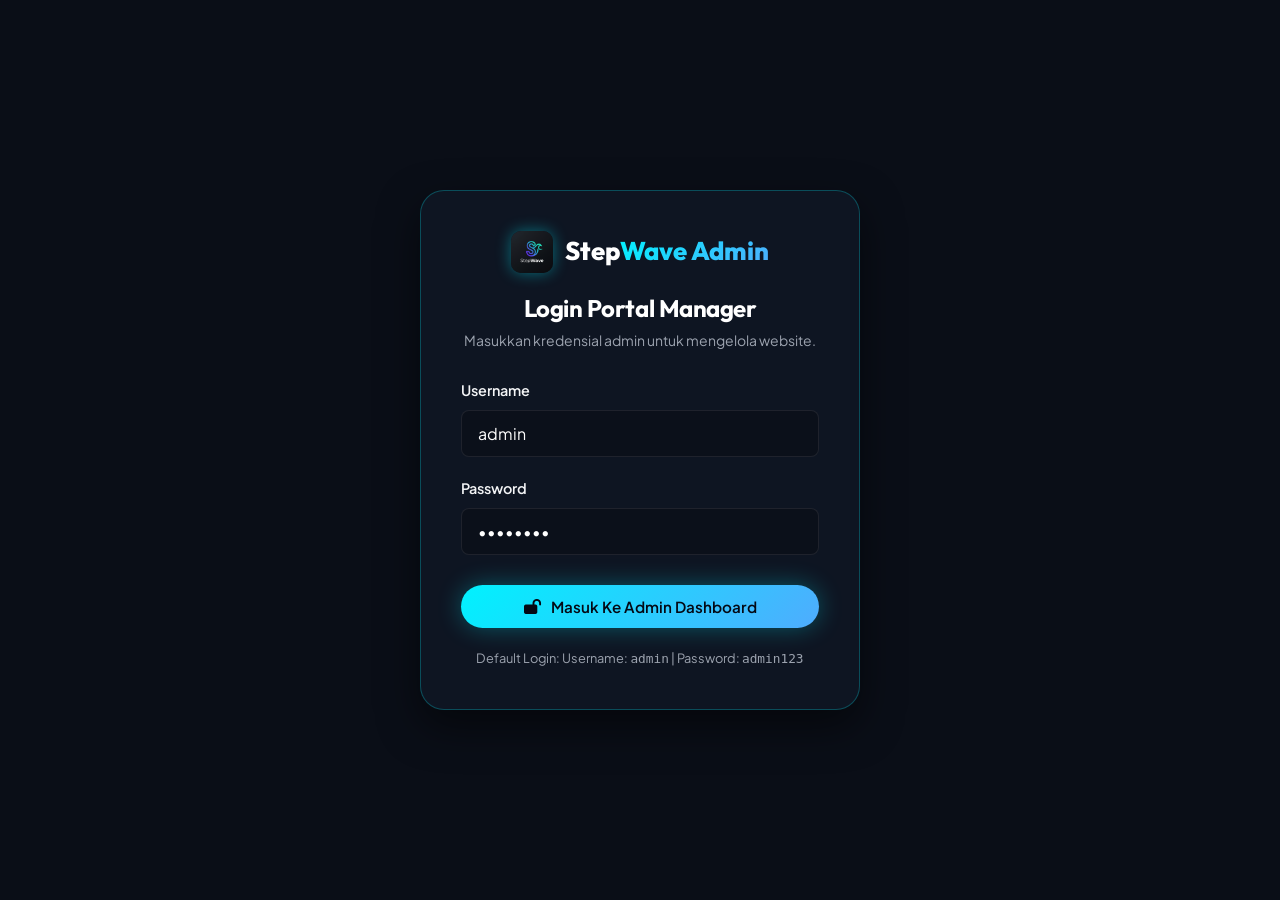
<file: admin.html>
<!DOCTYPE html>
<html lang="id">
<head>
  <meta charset="UTF-8">
  <meta name="viewport" content="width=device-width, initial-scale=1.0">
  <title>Admin Panel CMS - StepWave Innovations</title>
  
  <link rel="icon" type="image/png" href="images/logo.png">
  <link rel="stylesheet" href="https://cdnjs.cloudflare.com/ajax/libs/font-awesome/6.4.0/css/all.min.css">
  <link rel="stylesheet" href="css/style.css">

  <style>
    /* Admin Specific Styling */
    body {
      background-color: #060911;
    }
    
    .admin-wrapper {
      display: flex;
      min-height: 100vh;
    }

    .admin-sidebar {
      width: 260px;
      background: rgba(16, 24, 39, 0.95);
      border-right: 1px solid var(--border-color);
      padding: 30px 20px;
      display: flex;
      flex-direction: column;
      position: fixed;
      top: 0;
      bottom: 0;
      left: 0;
      z-index: 100;
    }

    .admin-main {
      margin-left: 260px;
      flex: 1;
      padding: 40px;
      max-width: calc(100vw - 260px);
    }

    .admin-nav-item {
      display: flex;
      align-items: center;
      gap: 14px;
      padding: 12px 18px;
      border-radius: var(--radius-md);
      color: var(--text-muted);
      font-weight: 600;
      font-size: 0.95rem;
      margin-bottom: 8px;
      cursor: pointer;
      transition: var(--transition-fast);
    }

    .admin-nav-item:hover, .admin-nav-item.active {
      background: var(--primary-gradient);
      color: #000;
      box-shadow: var(--shadow-glow);
    }

    .admin-card {
      background: var(--bg-card);
      border: 1px solid var(--border-color);
      border-radius: var(--radius-md);
      padding: 28px;
      margin-bottom: 30px;
    }

    .admin-table {
      width: 100%;
      border-collapse: collapse;
      text-align: left;
      font-size: 0.9rem;
    }

    .admin-table th {
      background: rgba(255, 255, 255, 0.05);
      color: var(--primary);
      padding: 14px;
      border-bottom: 2px solid var(--border-glow);
    }

    .admin-table td {
      padding: 14px;
      border-bottom: 1px solid var(--border-color);
      color: var(--text-main);
      vertical-align: middle;
    }

    .action-btn-group {
      display: flex;
      gap: 8px;
    }

    .btn-icon {
      width: 34px;
      height: 34px;
      border-radius: 8px;
      display: inline-flex;
      align-items: center;
      justify-content: center;
      border: none;
      cursor: pointer;
      font-size: 0.9rem;
      color: #fff;
    }

    .btn-edit { background: #3b82f6; }
    .btn-delete { background: #ef4444; }
    .btn-reply { background: #25D366; }

    /* Login Screen */
    .login-overlay {
      position: fixed;
      inset: 0;
      background: #0a0e17;
      z-index: 9999;
      display: flex;
      align-items: center;
      justify-content: center;
      padding: 20px;
    }

    .login-card {
      background: var(--bg-card);
      border: 1px solid var(--border-glow);
      border-radius: var(--radius-lg);
      padding: 40px;
      width: 100%;
      max-width: 440px;
      box-shadow: var(--shadow-lg);
      text-align: center;
    }
  </style>
</head>
<body>

  <!-- LOGIN SCREEN OVERLAY -->
  <div class="login-overlay" id="login-screen">
    <div class="login-card">
      <a href="index.html" class="logo" style="justify-content: center; margin-bottom: 20px;">
        <img src="images/logo.png" alt="StepWave Logo">
        <span>Step<span class="gradient-text">Wave Admin</span></span>
      </a>
      <h2 style="font-size: 1.5rem; margin-bottom: 6px;">Login Portal Manager</h2>
      <p style="color: var(--text-muted); font-size: 0.875rem; margin-bottom: 28px;">Masukkan kredensial admin untuk mengelola website.</p>

      <form id="admin-login-form">
        <div class="form-group" style="text-align: left;">
          <label class="form-label">Username</label>
          <input type="text" id="login-username" class="form-input" value="admin" required>
        </div>
        <div class="form-group" style="text-align: left;">
          <label class="form-label">Password</label>
          <input type="password" id="login-password" class="form-input" value="admin123" required>
        </div>
        <button type="submit" class="btn btn-primary" style="width: 100%; margin-top: 10px;">
          <i class="fas fa-lock-open"></i> Masuk Ke Admin Dashboard
        </button>
      </form>
      <div style="margin-top: 20px; font-size: 0.8rem; color: var(--text-muted);">
        Default Login: Username: <code>admin</code> | Password: <code>admin123</code>
      </div>
    </div>
  </div>

  <!-- MAIN ADMIN DASHBOARD WRAPPER -->
  <div class="admin-wrapper" id="admin-dashboard" style="display: none;">
    <!-- Sidebar -->
    <aside class="admin-sidebar">
      <a href="index.html" class="logo" style="margin-bottom: 30px;">
        <img src="images/logo.png" alt="StepWave Logo">
        <span>Step<span class="gradient-text">Wave</span></span>
      </a>

      <nav style="flex: 1;">
        <div class="admin-nav-item active" data-tab="tab-dashboard">
          <i class="fas fa-chart-line"></i> Dashboard
        </div>
        <div class="admin-nav-item" data-tab="tab-products">
          <i class="fas fa-shoe-prints"></i> Kelola Produk
        </div>
        <div class="admin-nav-item" data-tab="tab-blog">
          <i class="fas fa-newspaper"></i> Kelola Artikel
        </div>
        <div class="admin-nav-item" data-tab="tab-settings">
          <i class="fas fa-sliders-h"></i> Pengaturan Web
        </div>
        <div class="admin-nav-item" data-tab="tab-messages">
          <i class="fas fa-inbox"></i> Pesan Masuk <span id="badge-msg-count" style="background: var(--primary); color:#000; border-radius:10px; padding:2px 8px; font-size:0.75rem; margin-left:auto;">0</span>
        </div>
      </nav>

      <div style="padding-top: 20px; border-top: 1px solid var(--border-color);">
        <a href="index.html" target="_blank" class="btn btn-secondary btn-sm" style="width: 100%; margin-bottom: 10px;">
          <i class="fas fa-globe"></i> Lihat Web Utama
        </a>
        <button class="btn btn-secondary btn-sm" id="btn-logout" style="width: 100%; color: #ef4444; border-color: rgba(239, 68, 68, 0.4);">
          <i class="fas fa-sign-out-alt"></i> Logout Admin
        </button>
      </div>
    </aside>

    <!-- Main Content Area -->
    <main class="admin-main">

      <!-- TAB 1: DASHBOARD OVERVIEW -->
      <section class="admin-tab-content" id="tab-dashboard">
        <div style="display: flex; justify-content: space-between; align-items: center; margin-bottom: 30px;">
          <div>
            <h1 style="font-size: 2rem;">Dashboard Manager</h1>
            <p style="color: var(--text-muted);">Selamat datang kembali, Administrator StepWave.</p>
          </div>
          <a href="index.html" target="_blank" class="btn btn-primary btn-sm">
            <i class="fas fa-external-link-alt"></i> Preview Live Website
          </a>
        </div>

        <div style="display: grid; grid-template-columns: repeat(4, 1fr); gap: 20px; margin-bottom: 30px;">
          <div class="admin-card" style="margin-bottom:0;">
            <div style="color: var(--primary); font-size: 1.8rem; margin-bottom: 8px;"><i class="fas fa-box"></i></div>
            <div style="font-size: 1.8rem; font-weight: 800;" id="stat-products-count">0</div>
            <div style="font-size: 0.85rem; color: var(--text-muted);">Total Produk Aktif</div>
          </div>
          <div class="admin-card" style="margin-bottom:0;">
            <div style="color: var(--secondary); font-size: 1.8rem; margin-bottom: 8px;"><i class="fas fa-newspaper"></i></div>
            <div style="font-size: 1.8rem; font-weight: 800;" id="stat-blog-count">0</div>
            <div style="font-size: 0.85rem; color: var(--text-muted);">Artikel Blog SEO</div>
          </div>
          <div class="admin-card" style="margin-bottom:0;">
            <div style="color: #25D366; font-size: 1.8rem; margin-bottom: 8px;"><i class="fas fa-comments"></i></div>
            <div style="font-size: 1.8rem; font-weight: 800;" id="stat-messages-count">0</div>
            <div style="font-size: 0.85rem; color: var(--text-muted);">Pesan & Lead Masuk</div>
          </div>
          <div class="admin-card" style="margin-bottom:0;">
            <div style="color: #ff2a6d; font-size: 1.8rem; margin-bottom: 8px;"><i class="fas fa-database"></i></div>
            <div style="font-size: 1.2rem; font-weight: 700; color: #25D366;">LocalStorage Ready</div>
            <div style="font-size: 0.85rem; color: var(--text-muted);">Status Data Engine</div>
          </div>
        </div>

        <div class="admin-card">
          <h3 style="font-size: 1.2rem; margin-bottom: 16px;">Ringkasan Sistem CMS</h3>
          <p style="color: var(--text-muted); font-size: 0.95rem; line-height: 1.6;">
            Sistem Admin ini terhubung langsung secara real-time dengan halaman utama website StepWave (`index.html`, `products.html`, `blog.html`, `about.html`, dan `contact.html`). Setiap perubahan harga produk, artikel blog, nomor WhatsApp, atau banner promo yang Anda simpan di sini akan <strong>langsung terupdate otomatis</strong> di tampilan publik.
          </p>
        </div>
      </section>

      <!-- TAB 2: KELOLA PRODUK -->
      <section class="admin-tab-content" id="tab-products" style="display: none;">
        <div style="display: flex; justify-content: space-between; align-items: center; margin-bottom: 30px;">
          <div>
            <h1 style="font-size: 2rem;">Kelola Katalog Produk</h1>
            <p style="color: var(--text-muted);">Tambah, edit harga, ubah deskripsi & hapus produk sepatu StepWave.</p>
          </div>
          <button class="btn btn-primary" id="btn-open-add-product">
            <i class="fas fa-plus"></i> Tambah Produk Baru
          </button>
        </div>

        <div class="admin-card" style="overflow-x: auto;">
          <table class="admin-table">
            <thead>
              <tr>
                <th>Gambar</th>
                <th>Nama Produk</th>
                <th>Kategori</th>
                <th>Harga</th>
                <th>Badge Tag</th>
                <th>Aksi</th>
              </tr>
            </thead>
            <tbody id="table-products-body">
              <!-- Rendered via JS -->
            </tbody>
          </table>
        </div>
      </section>

      <!-- TAB 3: KELOLA ARTIKEL BLOG -->
      <section class="admin-tab-content" id="tab-blog" style="display: none;">
        <div style="display: flex; justify-content: space-between; align-items: center; margin-bottom: 30px;">
          <div>
            <h1 style="font-size: 2rem;">Kelola Artikel & SEO Blog</h1>
            <p style="color: var(--text-muted);">Publikasikan dan sunting artikel edukasi strategi digital marketing.</p>
          </div>
          <button class="btn btn-primary" id="btn-open-add-blog">
            <i class="fas fa-plus"></i> Tambah Artikel Baru
          </button>
        </div>

        <div class="admin-card" style="overflow-x: auto;">
          <table class="admin-table">
            <thead>
              <tr>
                <th>Judul Artikel</th>
                <th>Kategori</th>
                <th>Penulis</th>
                <th>Tanggal</th>
                <th>Aksi</th>
              </tr>
            </thead>
            <tbody id="table-blog-body">
              <!-- Rendered via JS -->
            </tbody>
          </table>
        </div>
      </section>

      <!-- TAB 4: PENGATURAN KONTEN WEB -->
      <section class="admin-tab-content" id="tab-settings" style="display: none;">
        <div style="margin-bottom: 30px;">
          <h1 style="font-size: 2rem;">Pengaturan Konten Website</h1>
          <p style="color: var(--text-muted);">Ubah teks hero, slogan, nomor WhatsApp, email, dan banner promo.</p>
        </div>

        <form class="admin-card" id="settings-form">
          <h3 style="font-size: 1.2rem; margin-bottom: 20px; color: var(--primary);">Identitas Perusahaan & Banner Promo</h3>
          
          <div style="display: grid; grid-template-columns: 1fr 1fr; gap: 20px;">
            <div class="form-group">
              <label class="form-label">Nama Perusahaan</label>
              <input type="text" id="cfg-companyName" class="form-input" required>
            </div>
            <div class="form-group">
              <label class="form-label">Slogan Utama (Pakai koma untuk pemisah)</label>
              <input type="text" id="cfg-slogan" class="form-input" required>
            </div>
          </div>

          <div class="form-group">
            <label class="form-label">Deskripsi Subtitle Hero Section</label>
            <textarea id="cfg-heroSubtitle" class="form-input" required></textarea>
          </div>

          <div style="display: grid; grid-template-columns: 2fr 1fr; gap: 20px;">
            <div class="form-group">
              <label class="form-label">Teks Promo Announcement Bar</label>
              <input type="text" id="cfg-promoBarText" class="form-input" required>
            </div>
            <div class="form-group">
              <label class="form-label">Kode Kupon Diskon</label>
              <input type="text" id="cfg-promoBarCode" class="form-input" required>
            </div>
          </div>

          <h3 style="font-size: 1.2rem; margin: 30px 0 20px 0; color: var(--primary);">Kontak & WhatsApp Hotlines</h3>
          
          <div style="display: grid; grid-template-columns: 1fr 1fr; gap: 20px;">
            <div class="form-group">
              <label class="form-label">Nomor WhatsApp (Tanpa +, contoh: 6281234567890)</label>
              <input type="text" id="cfg-whatsappNumber" class="form-input" required>
            </div>
            <div class="form-group">
              <label class="form-label">Email Customer Support</label>
              <input type="email" id="cfg-email" class="form-input" required>
            </div>
          </div>

          <div class="form-group">
            <label class="form-label">Alamat Kantor Headquarters</label>
            <input type="text" id="cfg-address" class="form-input" required>
          </div>

          <div style="display: flex; gap: 16px; margin-top: 30px;">
            <button type="submit" class="btn btn-primary">
              <i class="fas fa-save"></i> Simpan Semua Perubahan
            </button>
            <button type="button" class="btn btn-secondary" id="btn-reset-data" style="color: #ef4444; border-color: rgba(239, 68, 68, 0.4);">
              <i class="fas fa-undo"></i> Reset Ke Data Default awal
            </button>
          </div>
        </form>
      </section>

      <!-- TAB 5: PESAN MASUK / INQUIRIES -->
      <section class="admin-tab-content" id="tab-messages" style="display: none;">
        <div style="margin-bottom: 30px;">
          <h1 style="font-size: 2rem;">Pesan & Customer Leads</h1>
          <p style="color: var(--text-muted);">Daftar pertanyaan dan masukan pelanggan dari formulir kontak website.</p>
        </div>

        <div class="admin-card" style="overflow-x: auto;">
          <table class="admin-table">
            <thead>
              <tr>
                <th>Tanggal</th>
                <th>Nama Pelanggan</th>
                <th>Email / HP</th>
                <th>Subjek</th>
                <th>Isi Pesan</th>
                <th>Aksi</th>
              </tr>
            </thead>
            <tbody id="table-messages-body">
              <!-- Rendered via JS -->
            </tbody>
          </table>
        </div>
      </section>

    </main>
  </div>

  <!-- MODAL FOR ADD/EDIT PRODUCT -->
  <div class="modal-backdrop" id="product-form-modal">
    <div class="modal-content" style="max-width: 600px;">
      <button class="modal-close" aria-label="Close modal">&times;</button>
      <h3 style="font-size: 1.5rem; margin-bottom: 20px;" id="product-modal-title">Tambah Produk Baru</h3>

      <form id="form-save-product">
        <input type="hidden" id="prod-id">
        <div class="form-group">
          <label class="form-label">Nama Produk</label>
          <input type="text" id="prod-name" class="form-input" required>
        </div>

        <div style="display: grid; grid-template-columns: 1fr 1fr; gap: 16px;">
          <div class="form-group">
            <label class="form-label">Kategori</label>
            <select id="prod-category" class="form-input" style="background: rgba(10, 14, 23, 0.8);">
              <option value="Running">Running</option>
              <option value="Casual">Casual</option>
              <option value="Outdoor">Outdoor</option>
              <option value="Ergonomic">Ergonomic</option>
            </select>
          </div>
          <div class="form-group">
            <label class="form-label">Harga (Format: Rp 1.299.000)</label>
            <input type="text" id="prod-price" class="form-input" required placeholder="Rp 999.000">
          </div>
        </div>

        <div style="display: grid; grid-template-columns: 1.5fr 1fr; gap: 16px;">
          <div class="form-group">
            <label class="form-label">Path / Link Gambar Produk</label>
            <input type="text" id="prod-img" class="form-input" required placeholder="images/product-1.jpg">
          </div>
          <div class="form-group">
            <label class="form-label">Badge Tag</label>
            <input type="text" id="prod-tag" class="form-input" placeholder="Bestseller / New">
          </div>
        </div>

        <div class="form-group">
          <label class="form-label">Deskripsi Singkat Produk</label>
          <textarea id="prod-desc" class="form-input" required></textarea>
        </div>

        <div class="form-group">
          <label class="form-label">Spesifikasi (Pisahkan dengan koma)</label>
          <input type="text" id="prod-specs" class="form-input" placeholder="Bantalan Aeroflux, Material Microfiber, Anti-Slip">
        </div>

        <button type="submit" class="btn btn-primary" style="width: 100%; margin-top: 10px;">
          <i class="fas fa-check"></i> Simpan Produk
        </button>
      </form>
    </div>
  </div>

  <!-- MODAL FOR ADD/EDIT BLOG -->
  <div class="modal-backdrop" id="blog-form-modal">
    <div class="modal-content" style="max-width: 650px;">
      <button class="modal-close" aria-label="Close modal">&times;</button>
      <h3 style="font-size: 1.5rem; margin-bottom: 20px;" id="blog-modal-title">Tambah Artikel Baru</h3>

      <form id="form-save-blog">
        <input type="hidden" id="blog-id">
        <div class="form-group">
          <label class="form-label">Judul Artikel</label>
          <input type="text" id="blog-title-input" class="form-input" required>
        </div>

        <div style="display: grid; grid-template-columns: 1fr 1fr; gap: 16px;">
          <div class="form-group">
            <label class="form-label">Kategori</label>
            <input type="text" id="blog-category-input" class="form-input" required placeholder="Edukasi Footwear">
          </div>
          <div class="form-group">
            <label class="form-label">Penulis / Author</label>
            <input type="text" id="blog-author-input" class="form-input" required placeholder="Tim R&D StepWave">
          </div>
        </div>

        <div style="display: grid; grid-template-columns: 1.5fr 1fr; gap: 16px;">
          <div class="form-group">
            <label class="form-label">Path / Link Gambar Artikel</label>
            <input type="text" id="blog-img-input" class="form-input" required placeholder="images/product-1.jpg">
          </div>
          <div class="form-group">
            <label class="form-label">Waktu Baca</label>
            <input type="text" id="blog-readTime-input" class="form-input" placeholder="4 Menit Baca">
          </div>
        </div>

        <div class="form-group">
          <label class="form-label">Ringkasan Excerpt</label>
          <input type="text" id="blog-excerpt-input" class="form-input" required>
        </div>

        <div class="form-group">
          <label class="form-label">Isi Artikel (Dukungan HTML)</label>
          <textarea id="blog-content-input" class="form-input" style="min-height: 160px;" required></textarea>
        </div>

        <button type="submit" class="btn btn-primary" style="width: 100%; margin-top: 10px;">
          <i class="fas fa-check"></i> Simpan Artikel
        </button>
      </form>
    </div>
  </div>

  <script src="js/data.js"></script>
  <script src="js/admin.js"></script>
</body>
</html>
</file>
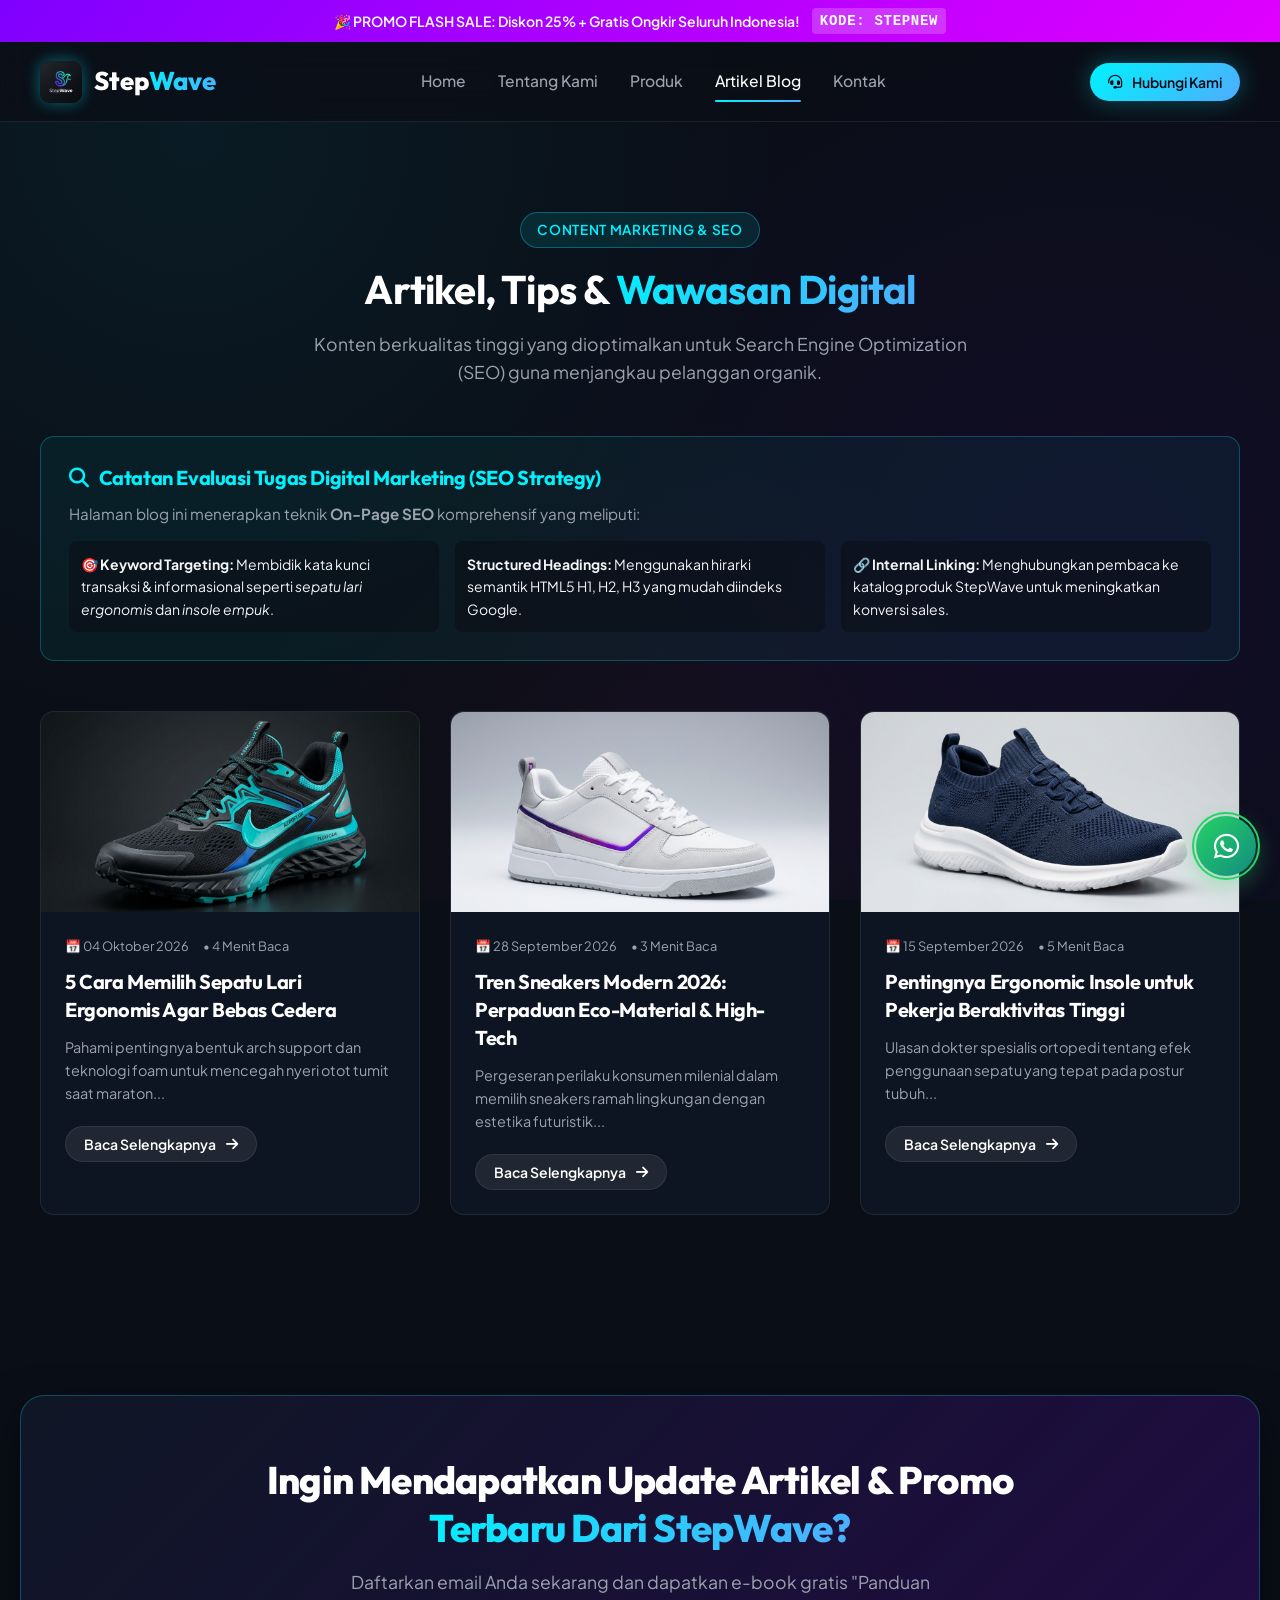
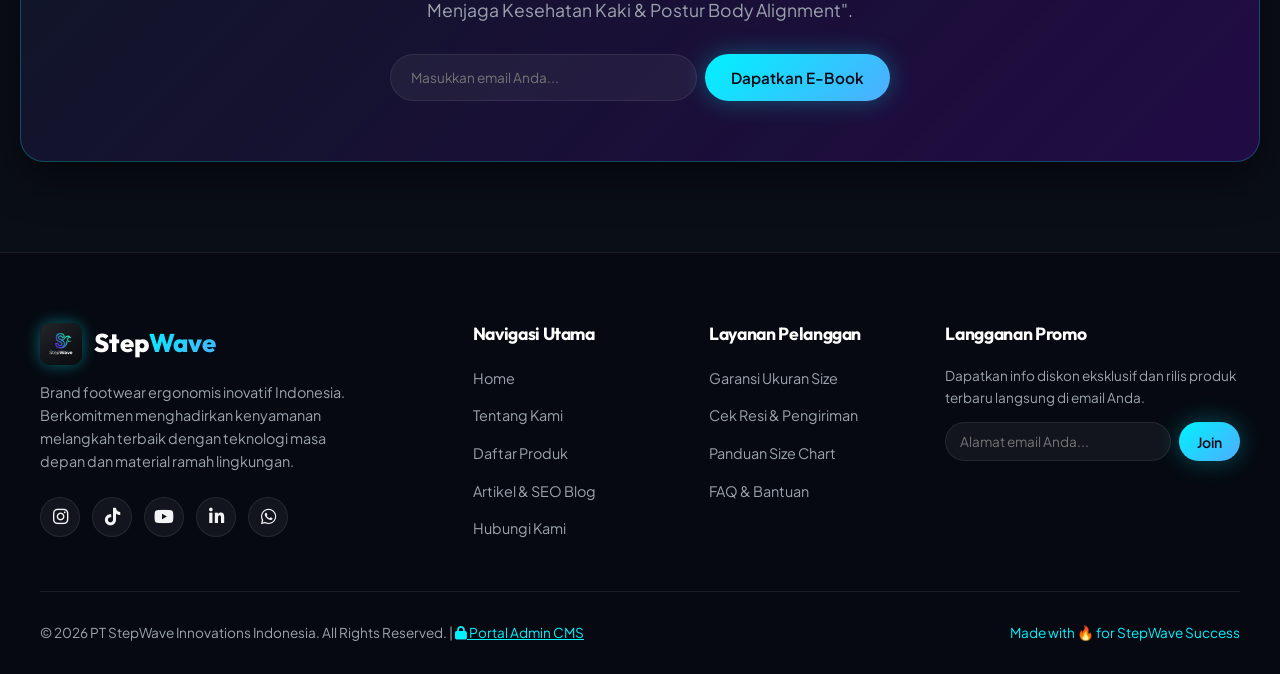
<file: blog.html>
<!DOCTYPE html>
<html lang="id">
<head>
  <meta charset="UTF-8">
  <meta name="viewport" content="width=device-width, initial-scale=1.0">
  <title>Artikel & Blog - Strategi SEO StepWave Footwear</title>
  <meta name="description" content="Kumpulan artikel edukasi kesehatan kaki, perawatan sepatu, dan strategi digital marketing StepWave Indonesia.">
  <meta name="keywords" content="blog stepwave, artikel sepatu, tips kesehatan kaki, tren sneakers 2026, strategi digital marketing footwear">

  <link rel="icon" type="image/png" href="images/logo.png">
  <link rel="stylesheet" href="https://cdnjs.cloudflare.com/ajax/libs/font-awesome/6.4.0/css/all.min.css">
  <link rel="stylesheet" href="css/style.css">
</head>
<body>

  <!-- Top Announcement Bar -->
  <div class="top-bar">
    <div class="top-bar-content">
      <span>🎉 PROMO FLASH SALE: Diskon 25% + Gratis Ongkir Seluruh Indonesia!</span>
      <span class="top-bar-code">KODE: STEPNEW</span>
    </div>
  </div>

  <!-- Header Navigation -->
  <header class="header">
    <div class="container header-container">
      <a href="index.html" class="logo">
        <img src="images/logo.png" alt="StepWave Logo">
        <span>Step<span class="gradient-text">Wave</span></span>
      </a>

      <nav class="nav-menu">
        <a href="index.html" class="nav-link">Home</a>
        <a href="about.html" class="nav-link">Tentang Kami</a>
        <a href="products.html" class="nav-link">Produk</a>
        <a href="blog.html" class="nav-link active">Artikel Blog</a>
        <a href="contact.html" class="nav-link">Kontak</a>
      </nav>

      <div class="header-actions">
        <a href="contact.html" class="btn btn-primary btn-sm">
          <i class="fas fa-headset"></i> Hubungi Kami
        </a>
        <button class="mobile-toggle" aria-label="Toggle Navigation">
          <span></span><span></span><span></span>
        </button>
      </div>
    </div>
  </header>

  <main>
    <!-- Blog Hero Section -->
    <section class="section-padding">
      <div class="container">
        <div class="section-header">
          <div class="badge-tag">Content Marketing & SEO</div>
          <h1 class="section-title">Artikel, Tips & <span class="gradient-text">Wawasan Digital</span></h1>
          <p class="section-desc">Konten berkualitas tinggi yang dioptimalkan untuk Search Engine Optimization (SEO) guna menjangkau pelanggan organik.</p>
        </div>

        <!-- SEO Digital Marketing Strategy Highlight Card -->
        <div style="background: rgba(0, 242, 254, 0.05); border: 1px solid var(--border-glow); border-radius: var(--radius-md); padding: 28px; margin-bottom: 50px;">
          <h3 style="font-size: 1.25rem; color: var(--primary); margin-bottom: 12px; display: flex; align-items: center; gap: 10px;">
            <i class="fas fa-search"></i> Catatan Evaluasi Tugas Digital Marketing (SEO Strategy)
          </h3>
          <p style="font-size: 0.95rem; color: var(--text-muted); line-height: 1.6; margin-bottom: 14px;">
            Halaman blog ini menerapkan teknik <strong>On-Page SEO</strong> komprehensif yang meliputi:
          </p>
          <div style="display: grid; grid-template-columns: repeat(auto-fit, minmax(240px, 1fr)); gap: 16px; font-size: 0.875rem;">
            <div style="background: rgba(10, 14, 23, 0.6); padding: 12px; border-radius: 8px;">
              <strong>🎯 Keyword Targeting:</strong> Membidik kata kunci transaksi & informasional seperti <em>sepatu lari ergonomis</em> dan <em>insole empuk</em>.
            </div>
            <div style="background: rgba(10, 14, 23, 0.6); padding: 12px; border-radius: 8px;">
              <strong>Structured Headings:</strong> Menggunakan hirarki semantik HTML5 H1, H2, H3 yang mudah diindeks Google.
            </div>
            <div style="background: rgba(10, 14, 23, 0.6); padding: 12px; border-radius: 8px;">
              <strong>🔗 Internal Linking:</strong> Menghubungkan pembaca ke katalog produk StepWave untuk meningkatkan konversi sales.
            </div>
          </div>
        </div>

        <!-- Blog Posts Grid -->
        <div class="blog-grid">
          <!-- Article 1 -->
          <article class="blog-card">
            <div class="blog-img-wrapper">
              <img src="images/product-1.jpg" alt="Tips Sepatu Lari">
            </div>
            <div class="blog-body">
              <div class="blog-meta">
                <span>📅 04 Okt 2026</span>
                <span>• 4 Min Read</span>
              </div>
              <h3 class="blog-title">
                <a href="#" class="btn-read-blog" data-id="1">5 Cara Memilih Sepatu Lari Ergonomis Agar Bebas Cedera</a>
              </h3>
              <p class="blog-excerpt">Pahami pentingnya bentuk arch support dan teknologi foam untuk mencegah nyeri otot tumit saat maraton...</p>
              <button class="btn btn-secondary btn-sm btn-read-blog" data-id="1">
                Baca Selengkapnya <i class="fas fa-arrow-right"></i>
              </button>
            </div>
          </article>

          <!-- Article 2 -->
          <article class="blog-card">
            <div class="blog-img-wrapper">
              <img src="images/product-2.jpg" alt="Tren Sneakers 2026">
            </div>
            <div class="blog-body">
              <div class="blog-meta">
                <span>📅 28 Sep 2026</span>
                <span>• 3 Min Read</span>
              </div>
              <h3 class="blog-title">
                <a href="#" class="btn-read-blog" data-id="2">Tren Sneakers Modern 2026: Perpaduan Eco-Material & High-Tech</a>
              </h3>
              <p class="blog-excerpt">Pergeseran perilaku konsumen milenial dalam memilih sneakers ramah lingkungan dengan estetika futuristik...</p>
              <button class="btn btn-secondary btn-sm btn-read-blog" data-id="2">
                Baca Selengkapnya <i class="fas fa-arrow-right"></i>
              </button>
            </div>
          </article>

          <!-- Article 3 -->
          <article class="blog-card">
            <div class="blog-img-wrapper">
              <img src="images/product-4.jpg" alt="Kesehatan Kaki Pekerja">
            </div>
            <div class="blog-body">
              <div class="blog-meta">
                <span>📅 15 Sep 2026</span>
                <span>• 5 Min Read</span>
              </div>
              <h3 class="blog-title">
                <a href="#" class="btn-read-blog" data-id="3">Pentingnya Ergonomic Insole untuk Pekerja Beraktivitas Tinggi</a>
              </h3>
              <p class="blog-excerpt">Ulasan dokter spesialis ortopedi tentang efek penggunaan sepatu yang tepat pada postur tubuh...</p>
              <button class="btn btn-secondary btn-sm btn-read-blog" data-id="3">
                Baca Selengkapnya <i class="fas fa-arrow-right"></i>
              </button>
            </div>
          </article>
        </div>
      </div>
    </section>

    <!-- Call to Action Banner -->
    <section class="section-padding container">
      <div class="cta-banner">
        <h2 class="cta-title">Ingin Mendapatkan Update Artikel & Promo <br><span class="gradient-text">Terbaru Dari StepWave?</span></h2>
        <p class="cta-desc">Daftarkan email Anda sekarang dan dapatkan e-book gratis "Panduan Menjaga Kesehatan Kaki & Postur Body Alignment".</p>
        <form class="newsletter-form" style="max-width: 500px; margin: 0 auto;">
          <input type="email" placeholder="Masukkan email Anda..." class="newsletter-input" required style="padding: 14px 20px;">
          <button type="submit" class="btn btn-primary">Dapatkan E-Book</button>
        </form>
      </div>
    </section>
  </main>

  <!-- Blog Modal Popup -->
  <div class="modal-backdrop" id="blog-modal">
    <div class="modal-content" style="max-width: 750px;">
      <button class="modal-close blog-modal-close" aria-label="Close modal">&times;</button>
      <div class="blog-modal-content"></div>
    </div>
  </div>

  <!-- Floating WA Button -->
  <a href="https://wa.me/6281234567890" target="_blank" class="floating-wa" title="Hubungi kami via WhatsApp">
    <span class="wa-pulse"></span>
    <i class="fab fa-whatsapp"></i>
  </a>

  <!-- Footer -->
  <footer class="footer">
    <div class="container">
      <div class="footer-grid">
        <div>
          <a href="index.html" class="logo footer-logo">
            <img src="images/logo.png" alt="StepWave Logo">
            <span>Step<span class="gradient-text">Wave</span></span>
          </a>
          <p class="footer-desc">
            Brand footwear ergonomis inovatif Indonesia. Berkomitmen menghadirkan kenyamanan melangkah terbaik dengan teknologi masa depan dan material ramah lingkungan.
          </p>
          <div class="social-links">
            <a href="https://instagram.com" target="_blank" class="social-icon"><i class="fab fa-instagram"></i></a>
            <a href="https://tiktok.com" target="_blank" class="social-icon"><i class="fab fa-tiktok"></i></a>
            <a href="https://youtube.com" target="_blank" class="social-icon"><i class="fab fa-youtube"></i></a>
            <a href="https://linkedin.com" target="_blank" class="social-icon"><i class="fab fa-linkedin-in"></i></a>
            <a href="https://wa.me/6281234567890" target="_blank" class="social-icon"><i class="fab fa-whatsapp"></i></a>
          </div>
        </div>

        <div>
          <h4 class="footer-title">Navigasi Utama</h4>
          <ul class="footer-links">
            <li><a href="index.html">Home</a></li>
            <li><a href="about.html">Tentang Kami</a></li>
            <li><a href="products.html">Daftar Produk</a></li>
            <li><a href="blog.html">Artikel & SEO Blog</a></li>
            <li><a href="contact.html">Hubungi Kami</a></li>
          </ul>
        </div>

        <div>
          <h4 class="footer-title">Layanan Pelanggan</h4>
          <ul class="footer-links">
            <li><a href="products.html">Garansi Ukuran Size</a></li>
            <li><a href="contact.html">Cek Resi & Pengiriman</a></li>
            <li><a href="contact.html">Panduan Size Chart</a></li>
            <li><a href="contact.html">FAQ & Bantuan</a></li>
          </ul>
        </div>

        <div>
          <h4 class="footer-title">Langganan Promo</h4>
          <p style="font-size: 0.85rem; color: var(--text-muted); margin-bottom: 12px;">Dapatkan info diskon eksklusif dan rilis produk terbaru langsung di email Anda.</p>
          <form class="newsletter-form">
            <input type="email" placeholder="Alamat email Anda..." class="newsletter-input" required>
            <button type="submit" class="btn btn-primary btn-sm">Join</button>
          </form>
        </div>
      </div>

      <div class="footer-bottom">
        <p>&copy; 2026 PT StepWave Innovations Indonesia. All Rights Reserved. | <a href="admin.html" style="color: var(--primary); text-decoration: underline;"><i class="fas fa-lock"></i> Portal Admin CMS</a></p>
        <p style="color: var(--primary);">Made with 🔥 for StepWave Success</p>
      </div>
    </div>
  </footer>

  <script src="js/data.js"></script>
  <script src="js/script.js"></script>
</body>
</html>
</file>
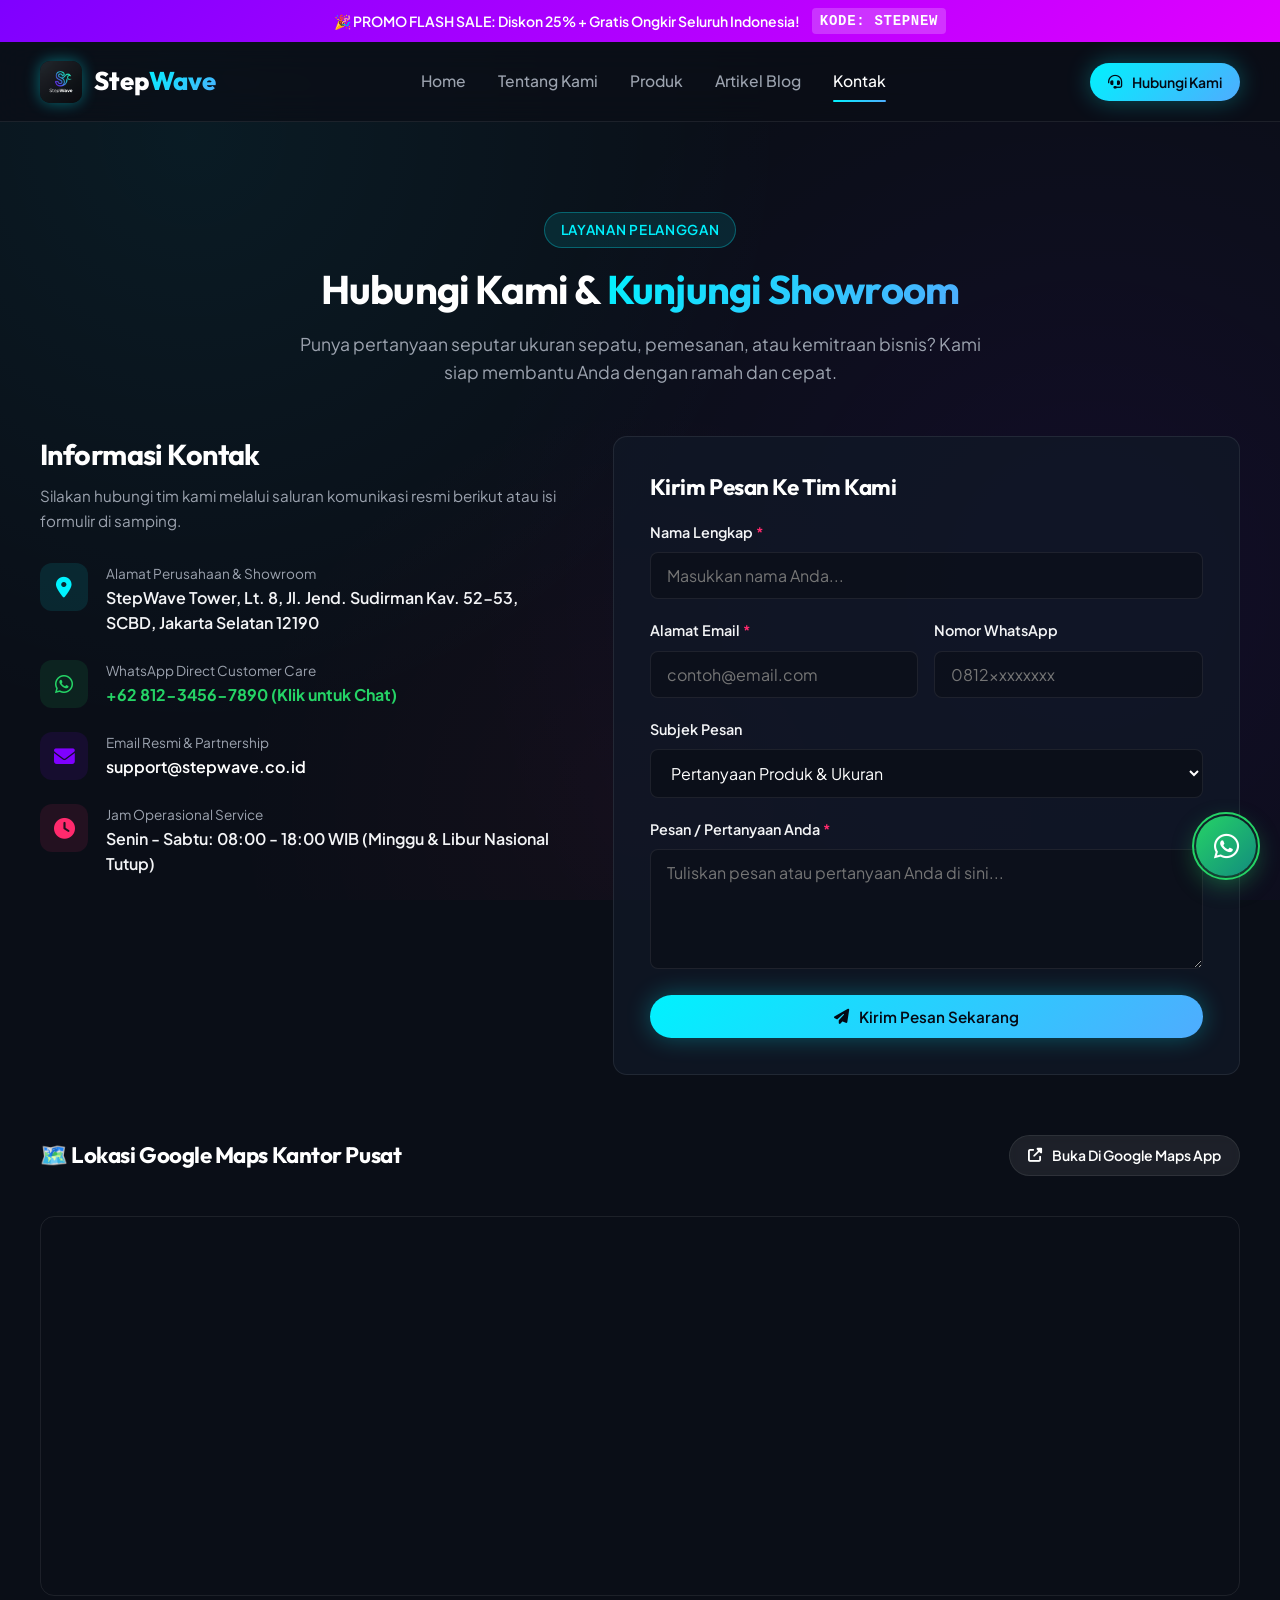
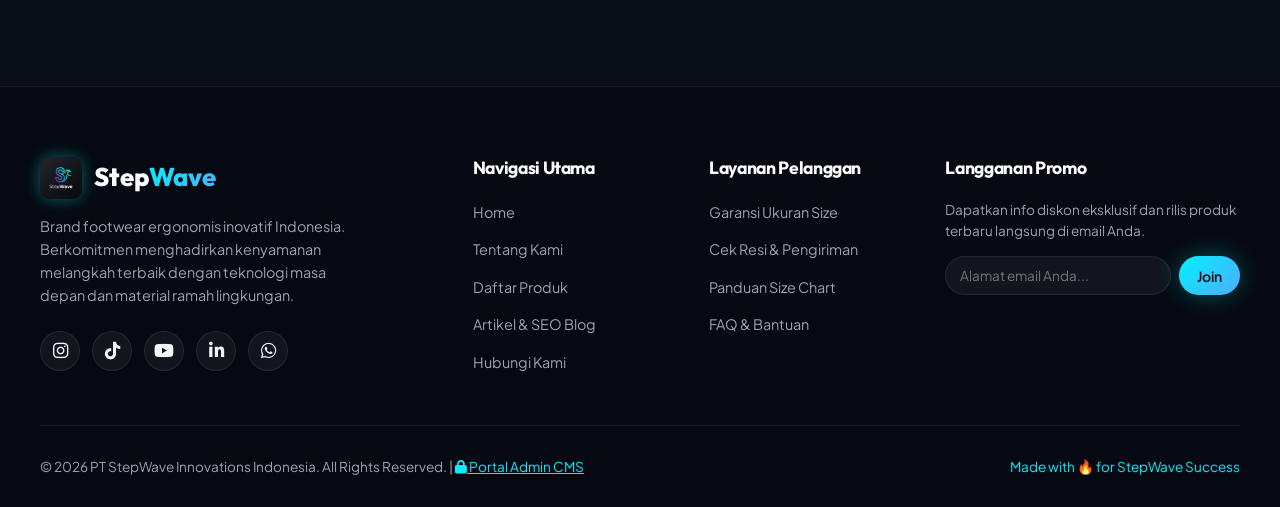
<file: contact.html>
<!DOCTYPE html>
<html lang="id">
<head>
  <meta charset="UTF-8">
  <meta name="viewport" content="width=device-width, initial-scale=1.0">
  <title>Kontak Kami - StepWave Innovations Indonesia</title>
  <meta name="description" content="Hubungi Customer Support PT StepWave Innovations Indonesia. Alamat kantor, nomor WhatsApp, email, dan Google Maps lokasi showroom.">
  <meta name="keywords" content="kontak stepwave, whatsapp stepwave, alamat kantor stepwave, email customer service stepwave, google maps stepwave">

  <link rel="icon" type="image/png" href="images/logo.png">
  <link rel="stylesheet" href="https://cdnjs.cloudflare.com/ajax/libs/font-awesome/6.4.0/css/all.min.css">
  <link rel="stylesheet" href="css/style.css">
</head>
<body>

  <!-- Top Announcement Bar -->
  <div class="top-bar">
    <div class="top-bar-content">
      <span>🎉 PROMO FLASH SALE: Diskon 25% + Gratis Ongkir Seluruh Indonesia!</span>
      <span class="top-bar-code">KODE: STEPNEW</span>
    </div>
  </div>

  <!-- Header Navigation -->
  <header class="header">
    <div class="container header-container">
      <a href="index.html" class="logo">
        <img src="images/logo.png" alt="StepWave Logo">
        <span>Step<span class="gradient-text">Wave</span></span>
      </a>

      <nav class="nav-menu">
        <a href="index.html" class="nav-link">Home</a>
        <a href="about.html" class="nav-link">Tentang Kami</a>
        <a href="products.html" class="nav-link">Produk</a>
        <a href="blog.html" class="nav-link">Artikel Blog</a>
        <a href="contact.html" class="nav-link active">Kontak</a>
      </nav>

      <div class="header-actions">
        <a href="contact.html" class="btn btn-primary btn-sm">
          <i class="fas fa-headset"></i> Hubungi Kami
        </a>
        <button class="mobile-toggle" aria-label="Toggle Navigation">
          <span></span><span></span><span></span>
        </button>
      </div>
    </div>
  </header>

  <main>
    <!-- Contact Hero Section -->
    <section class="section-padding">
      <div class="container">
        <div class="section-header">
          <div class="badge-tag">Layanan Pelanggan</div>
          <h1 class="section-title">Hubungi Kami & <span class="gradient-text">Kunjungi Showroom</span></h1>
          <p class="section-desc">Punya pertanyaan seputar ukuran sepatu, pemesanan, atau kemitraan bisnis? Kami siap membantu Anda dengan ramah dan cepat.</p>
        </div>

        <div class="contact-grid">
          <!-- Left Column: Contact Information -->
          <div>
            <h2 style="font-size: 1.8rem; margin-bottom: 12px;">Informasi Kontak</h2>
            <p style="color: var(--text-muted); font-size: 0.95rem; margin-bottom: 24px;">
              Silakan hubungi tim kami melalui saluran komunikasi resmi berikut atau isi formulir di samping.
            </p>

            <div class="contact-info-list">
              <div class="info-item">
                <div class="info-icon">
                  <i class="fas fa-map-marker-alt"></i>
                </div>
                <div>
                  <div class="info-label">Alamat Perusahaan & Showroom</div>
                  <div class="info-val">StepWave Tower, Lt. 8, Jl. Jend. Sudirman Kav. 52-53, SCBD, Jakarta Selatan 12190</div>
                </div>
              </div>

              <div class="info-item">
                <div class="info-icon" style="color: #25D366; background: rgba(37, 211, 102, 0.1);">
                  <i class="fab fa-whatsapp"></i>
                </div>
                <div>
                  <div class="info-label">WhatsApp Direct Customer Care</div>
                  <div class="info-val">
                    <a href="https://wa.me/6281234567890?text=Halo%20StepWave,%20saya%20butuh%20bantuan" target="_blank" style="color: #25D366; font-weight: 700;">
                      +62 812-3456-7890 (Klik untuk Chat)
                    </a>
                  </div>
                </div>
              </div>

              <div class="info-item">
                <div class="info-icon" style="color: var(--secondary); background: rgba(127, 0, 255, 0.1);">
                  <i class="fas fa-envelope"></i>
                </div>
                <div>
                  <div class="info-label">Email Resmi & Partnership</div>
                  <div class="info-val">
                    <a href="mailto:support@stepwave.co.id" style="color: #fff;">support@stepwave.co.id</a>
                  </div>
                </div>
              </div>

              <div class="info-item">
                <div class="info-icon" style="color: #ff2a6d; background: rgba(255, 42, 109, 0.1);">
                  <i class="fas fa-clock"></i>
                </div>
                <div>
                  <div class="info-label">Jam Operasional Service</div>
                  <div class="info-val">Senin - Sabtu: 08:00 - 18:00 WIB (Minggu & Libur Nasional Tutup)</div>
                </div>
              </div>
            </div>
          </div>

          <!-- Right Column: Interactive Form -->
          <div>
            <form class="contact-form" id="contact-form">
              <h3 style="font-size: 1.4rem; margin-bottom: 20px;">Kirim Pesan Ke Tim Kami</h3>

              <div class="form-group">
                <label class="form-label">Nama Lengkap <span style="color: #ff2a6d;">*</span></label>
                <input type="text" name="name" class="form-input" placeholder="Masukkan nama Anda..." required>
              </div>

              <div style="display: grid; grid-template-columns: 1fr 1fr; gap: 16px;">
                <div class="form-group">
                  <label class="form-label">Alamat Email <span style="color: #ff2a6d;">*</span></label>
                  <input type="email" name="email" class="form-input" placeholder="contoh@email.com" required>
                </div>
                <div class="form-group">
                  <label class="form-label">Nomor WhatsApp</label>
                  <input type="tel" name="phone" class="form-input" placeholder="0812xxxxxxxx">
                </div>
              </div>

              <div class="form-group">
                <label class="form-label">Subjek Pesan</label>
                <select name="subject" class="form-input" style="background: rgba(10, 14, 23, 0.8);">
                  <option value="Pertanyaan Produk">Pertanyaan Produk & Ukuran</option>
                  <option value="Cek Pesanan">Status Pesanan & Cek Resi</option>
                  <option value="Tukar Size">Pengajuan Garansi Tukar Size</option>
                  <option value="Kerjasama B2B">Kerjasama B2B / Reseller</option>
                </select>
              </div>

              <div class="form-group">
                <label class="form-label">Pesan / Pertanyaan Anda <span style="color: #ff2a6d;">*</span></label>
                <textarea name="message" class="form-input" placeholder="Tuliskan pesan atau pertanyaan Anda di sini..." required></textarea>
              </div>

              <button type="submit" class="btn btn-primary" style="width: 100%;">
                <i class="fas fa-paper-plane"></i> Kirim Pesan Sekarang
              </button>
            </form>
          </div>
        </div>

        <!-- Google Maps Section (Digital Marketing Feature) -->
        <div style="margin-top: 60px;">
          <div style="display: flex; align-items: center; justify-content: space-between; flex-wrap: wrap; gap: 16px; margin-bottom: 16px;">
            <h3 style="font-size: 1.4rem;">🗺️ Lokasi Google Maps Kantor Pusat</h3>
            <a href="https://maps.google.com/?q=SCBD+Jakarta" target="_blank" class="btn btn-secondary btn-sm">
              <i class="fas fa-external-link-alt"></i> Buka Di Google Maps App
            </a>
          </div>

          <div class="map-container">
            <iframe src="https://www.google.com/maps/embed?pb=!1m18!1m12!1m3!1d3966.273618367905!2d106.80486831476906!3d-6.227606995491959!2m3!1f0!2f0!3f0!3m2!1i1024!2i768!4f13.1!3m3!1m2!1s0x2e69f15053f3e829%3A0x265538e1a68132e4!2sSCBD%20Jakarta!5e0!3m2!1sid!2sid!4v1680000000000!5m2!1sid!2sid" allowfullscreen="" loading="lazy" referrerpolicy="no-referrer-when-downgrade"></iframe>
          </div>
        </div>
      </div>
    </section>
  </main>

  <!-- Floating WA Button -->
  <a href="https://wa.me/6281234567890" target="_blank" class="floating-wa" title="Hubungi kami via WhatsApp">
    <span class="wa-pulse"></span>
    <i class="fab fa-whatsapp"></i>
  </a>

  <!-- Footer -->
  <footer class="footer">
    <div class="container">
      <div class="footer-grid">
        <div>
          <a href="index.html" class="logo footer-logo">
            <img src="images/logo.png" alt="StepWave Logo">
            <span>Step<span class="gradient-text">Wave</span></span>
          </a>
          <p class="footer-desc">
            Brand footwear ergonomis inovatif Indonesia. Berkomitmen menghadirkan kenyamanan melangkah terbaik dengan teknologi masa depan dan material ramah lingkungan.
          </p>
          <div class="social-links">
            <a href="https://instagram.com" target="_blank" class="social-icon"><i class="fab fa-instagram"></i></a>
            <a href="https://tiktok.com" target="_blank" class="social-icon"><i class="fab fa-tiktok"></i></a>
            <a href="https://youtube.com" target="_blank" class="social-icon"><i class="fab fa-youtube"></i></a>
            <a href="https://linkedin.com" target="_blank" class="social-icon"><i class="fab fa-linkedin-in"></i></a>
            <a href="https://wa.me/6281234567890" target="_blank" class="social-icon"><i class="fab fa-whatsapp"></i></a>
          </div>
        </div>

        <div>
          <h4 class="footer-title">Navigasi Utama</h4>
          <ul class="footer-links">
            <li><a href="index.html">Home</a></li>
            <li><a href="about.html">Tentang Kami</a></li>
            <li><a href="products.html">Daftar Produk</a></li>
            <li><a href="blog.html">Artikel & SEO Blog</a></li>
            <li><a href="contact.html">Hubungi Kami</a></li>
          </ul>
        </div>

        <div>
          <h4 class="footer-title">Layanan Pelanggan</h4>
          <ul class="footer-links">
            <li><a href="products.html">Garansi Ukuran Size</a></li>
            <li><a href="contact.html">Cek Resi & Pengiriman</a></li>
            <li><a href="contact.html">Panduan Size Chart</a></li>
            <li><a href="contact.html">FAQ & Bantuan</a></li>
          </ul>
        </div>

        <div>
          <h4 class="footer-title">Langganan Promo</h4>
          <p style="font-size: 0.85rem; color: var(--text-muted); margin-bottom: 12px;">Dapatkan info diskon eksklusif dan rilis produk terbaru langsung di email Anda.</p>
          <form class="newsletter-form">
            <input type="email" placeholder="Alamat email Anda..." class="newsletter-input" required>
            <button type="submit" class="btn btn-primary btn-sm">Join</button>
          </form>
        </div>
      </div>

      <div class="footer-bottom">
        <p>&copy; 2026 PT StepWave Innovations Indonesia. All Rights Reserved. | <a href="admin.html" style="color: var(--primary); text-decoration: underline;"><i class="fas fa-lock"></i> Portal Admin CMS</a></p>
        <p style="color: var(--primary);">Made with 🔥 for StepWave Success</p>
      </div>
    </div>
  </footer>

  <script src="js/data.js"></script>
  <script src="js/script.js"></script>
</body>
</html>
</file>
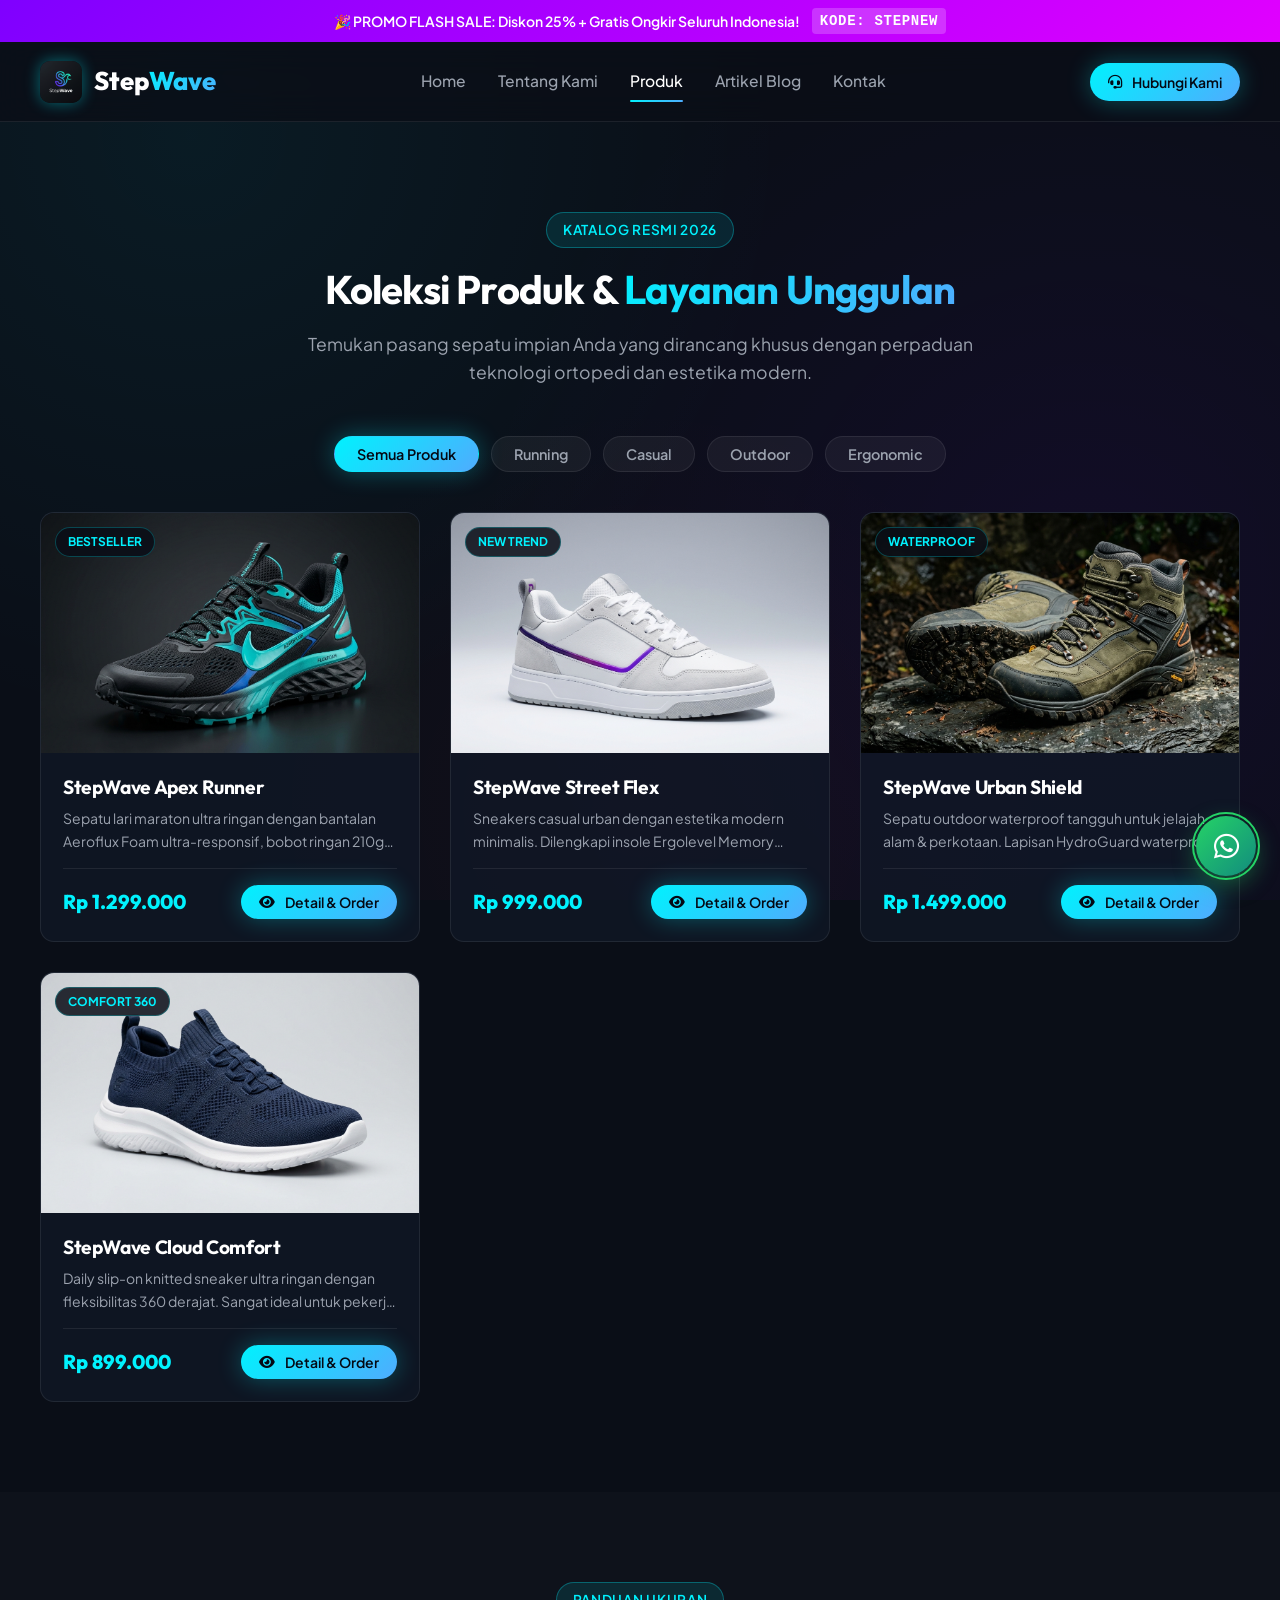
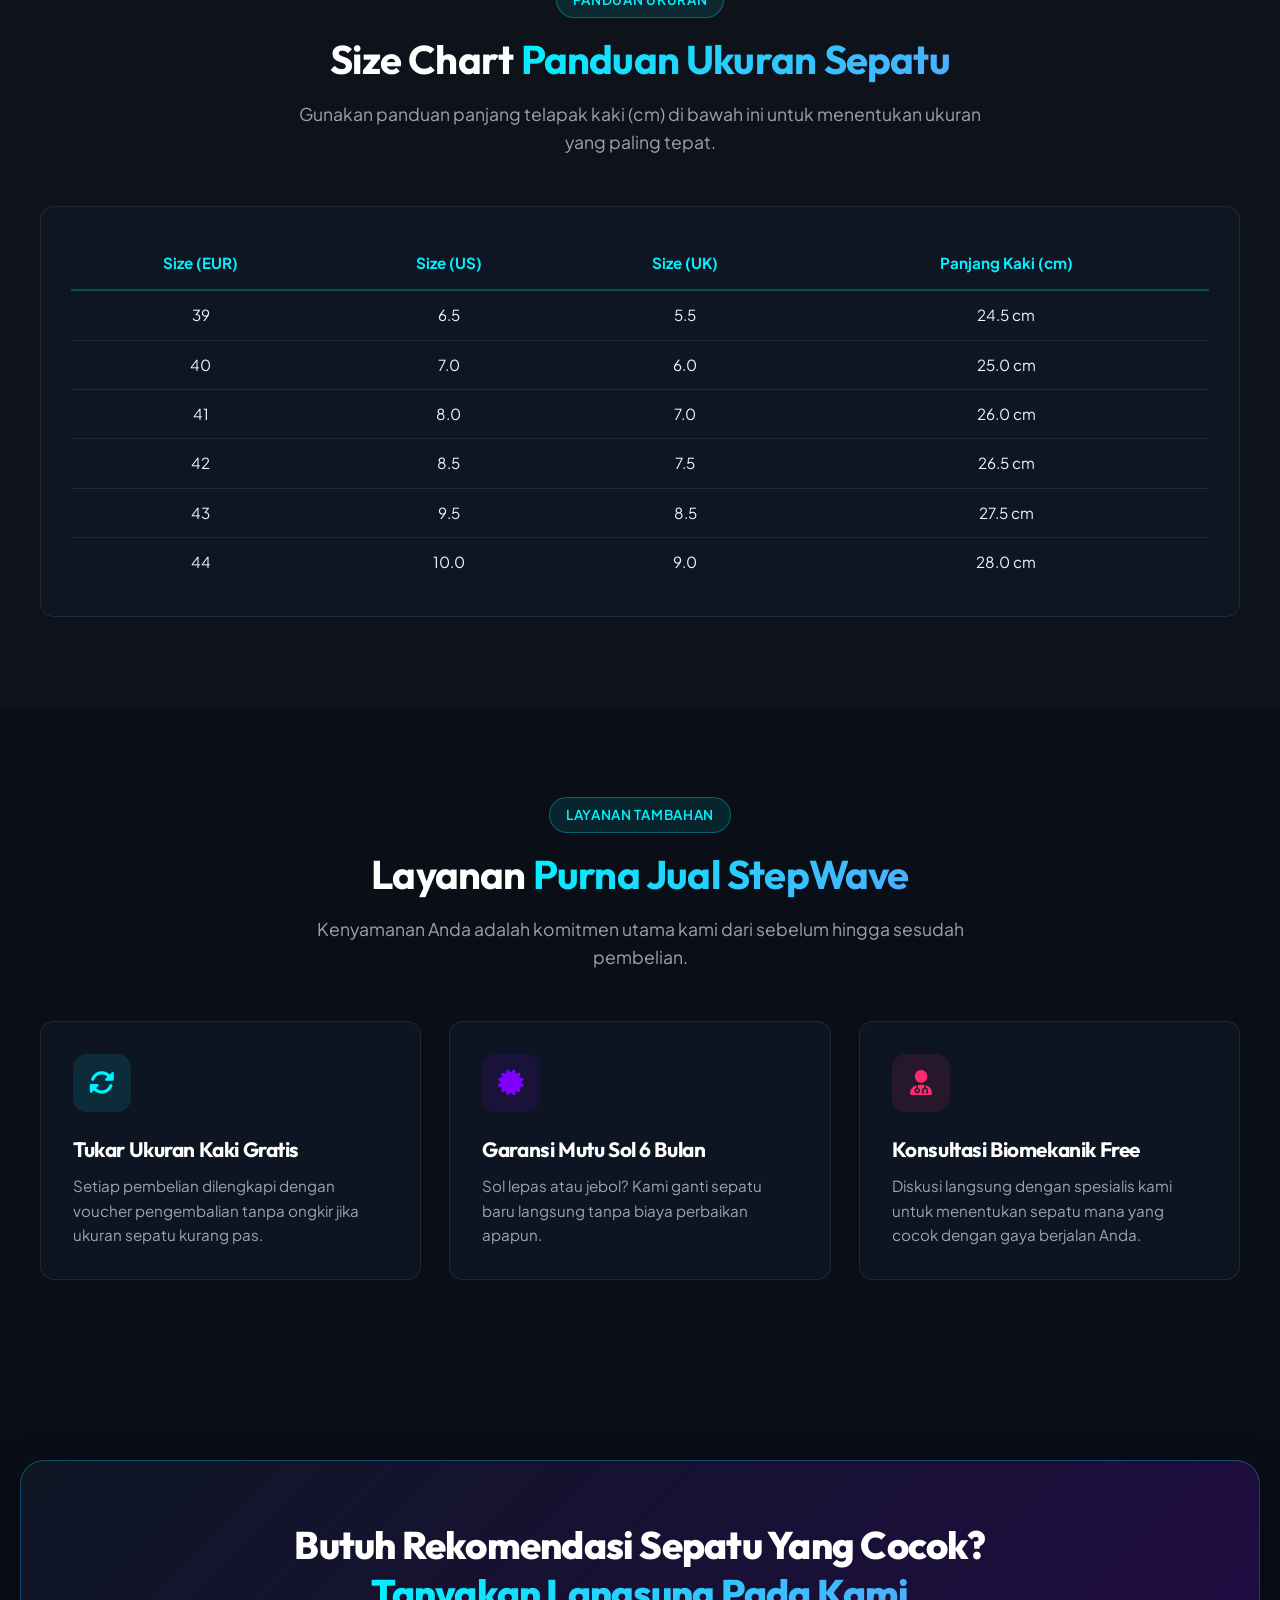
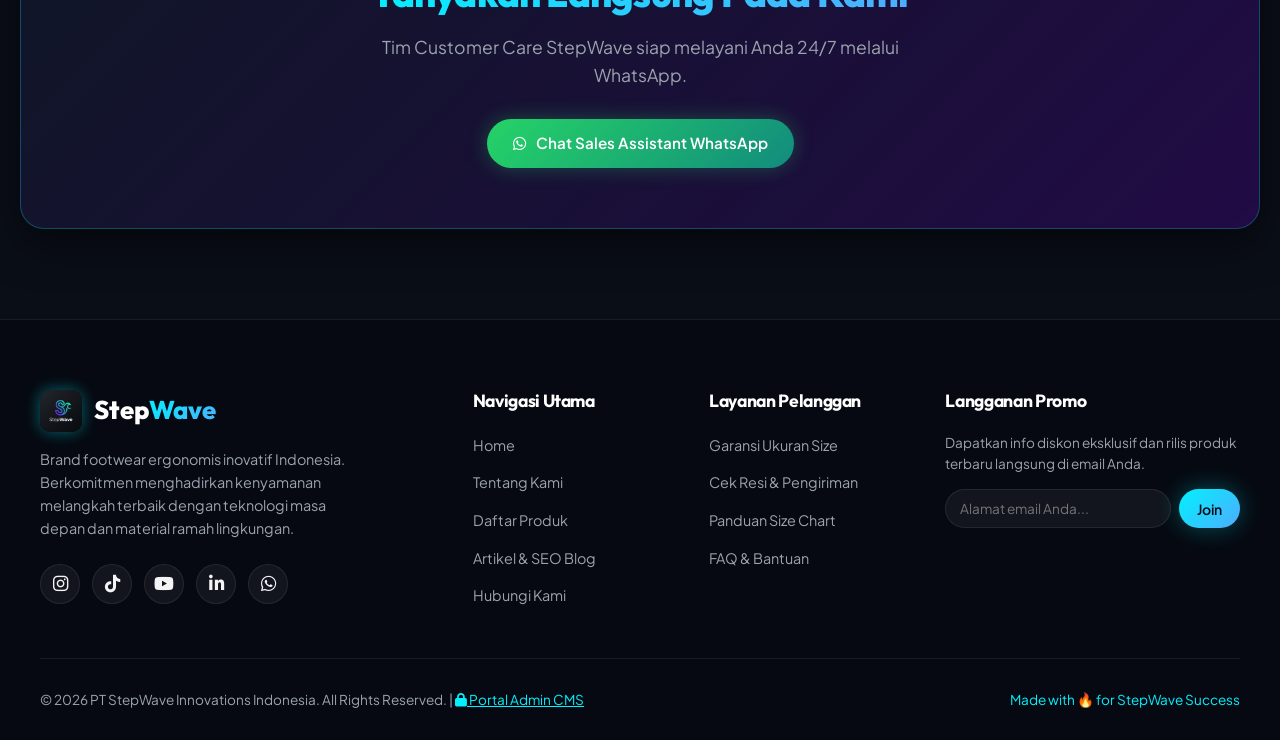
<file: products.html>
<!DOCTYPE html>
<html lang="id">
<head>
  <meta charset="UTF-8">
  <meta name="viewport" content="width=device-width, initial-scale=1.0">
  <title>Katalog Produk & Layanan - StepWave Innovations</title>
  <meta name="description" content="Katalog produk sepatu lari, casual sneakers, outdoor waterproof, dan slip-on ergonomis StepWave. Dapatkan garansi tukar size dan diskon promo hari ini.">
  <meta name="keywords" content="katalog sepatu stepwave, beli sneakers lokal, sepatu lari empuk, harga sepatu ergonomis, grosir sepatu jakarta">

  <link rel="icon" type="image/png" href="images/logo.png">
  <link rel="stylesheet" href="https://cdnjs.cloudflare.com/ajax/libs/font-awesome/6.4.0/css/all.min.css">
  <link rel="stylesheet" href="css/style.css">
</head>
<body>

  <!-- Top Announcement Bar -->
  <div class="top-bar">
    <div class="top-bar-content">
      <span>🎉 PROMO FLASH SALE: Diskon 25% + Gratis Ongkir Seluruh Indonesia!</span>
      <span class="top-bar-code">KODE: STEPNEW</span>
    </div>
  </div>

  <!-- Header Navigation -->
  <header class="header">
    <div class="container header-container">
      <a href="index.html" class="logo">
        <img src="images/logo.png" alt="StepWave Logo">
        <span>Step<span class="gradient-text">Wave</span></span>
      </a>

      <nav class="nav-menu">
        <a href="index.html" class="nav-link">Home</a>
        <a href="about.html" class="nav-link">Tentang Kami</a>
        <a href="products.html" class="nav-link active">Produk</a>
        <a href="blog.html" class="nav-link">Artikel Blog</a>
        <a href="contact.html" class="nav-link">Kontak</a>
      </nav>

      <div class="header-actions">
        <a href="contact.html" class="btn btn-primary btn-sm">
          <i class="fas fa-headset"></i> Hubungi Kami
        </a>
        <button class="mobile-toggle" aria-label="Toggle Navigation">
          <span></span><span></span><span></span>
        </button>
      </div>
    </div>
  </header>

  <main>
    <!-- Products Hero Section -->
    <section class="section-padding">
      <div class="container">
        <div class="section-header">
          <div class="badge-tag">Katalog Resmi 2026</div>
          <h1 class="section-title">Koleksi Produk & <span class="gradient-text">Layanan Unggulan</span></h1>
          <p class="section-desc">Temukan pasang sepatu impian Anda yang dirancang khusus dengan perpaduan teknologi ortopedi dan estetika modern.</p>
        </div>

        <!-- Filter Controls -->
        <div class="product-filters">
          <button class="filter-btn active" data-filter="all">Semua Produk</button>
          <button class="filter-btn" data-filter="Running">Running</button>
          <button class="filter-btn" data-filter="Casual">Casual</button>
          <button class="filter-btn" data-filter="Outdoor">Outdoor</button>
          <button class="filter-btn" data-filter="Ergonomic">Ergonomic</button>
        </div>

        <!-- Products Grid -->
        <div class="products-grid">
          <!-- Product Card 1 -->
          <div class="product-card" data-category="Running">
            <div class="product-img-wrapper">
              <span class="product-tag">Bestseller</span>
              <img src="images/product-1.jpg" alt="StepWave Apex Runner">
            </div>
            <div class="product-body">
              <h3 class="product-title">StepWave Apex Runner</h3>
              <p class="product-desc">Sepatu lari maraton ultra ringan dengan bantalan Aeroflux Dual-Density dan sol anti-slip.</p>
              <div class="product-footer">
                <div class="product-price">Rp 1.299.000</div>
                <button class="btn btn-primary btn-sm btn-view-product" data-id="1">
                  <i class="fas fa-eye"></i> Detail & Order
                </button>
              </div>
            </div>
          </div>

          <!-- Product Card 2 -->
          <div class="product-card" data-category="Casual">
            <div class="product-img-wrapper">
              <span class="product-tag" style="color: var(--secondary); border-color: rgba(127, 0, 255, 0.4);">New Trend</span>
              <img src="images/product-2.jpg" alt="StepWave Street Flex">
            </div>
            <div class="product-body">
              <h3 class="product-title">StepWave Street Flex</h3>
              <p class="product-desc">Sneakers casual estetik dengan insole memory foam fleksibel untuk gaya perkotaan.</p>
              <div class="product-footer">
                <div class="product-price">Rp 999.000</div>
                <button class="btn btn-primary btn-sm btn-view-product" data-id="2">
                  <i class="fas fa-eye"></i> Detail & Order
                </button>
              </div>
            </div>
          </div>

          <!-- Product Card 3 -->
          <div class="product-card" data-category="Outdoor">
            <div class="product-img-wrapper">
              <span class="product-tag" style="color: #ff2a6d; border-color: rgba(255, 42, 109, 0.4);">Waterproof</span>
              <img src="images/product-3.jpg" alt="StepWave Urban Shield">
            </div>
            <div class="product-body">
              <h3 class="product-title">StepWave Urban Shield</h3>
              <p class="product-desc">Sepatu outdoor waterproof dengan daya cengkeram lugged outsole anti-licin di segala medan.</p>
              <div class="product-footer">
                <div class="product-price">Rp 1.499.000</div>
                <button class="btn btn-primary btn-sm btn-view-product" data-id="3">
                  <i class="fas fa-eye"></i> Detail & Order
                </button>
              </div>
            </div>
          </div>

          <!-- Product Card 4 -->
          <div class="product-card" data-category="Ergonomic">
            <div class="product-img-wrapper">
              <span class="product-tag" style="color: #25D366; border-color: rgba(37, 211, 102, 0.4);">Comfort 360</span>
              <img src="images/product-4.jpg" alt="StepWave Cloud Comfort">
            </div>
            <div class="product-body">
              <h3 class="product-title">StepWave Cloud Comfort</h3>
              <p class="product-desc">Daily slip-on knitted sneaker ultra empuk, ideal untuk jalan jauh dan berdiri berjam-jam.</p>
              <div class="product-footer">
                <div class="product-price">Rp 899.000</div>
                <button class="btn btn-primary btn-sm btn-view-product" data-id="4">
                  <i class="fas fa-eye"></i> Detail & Order
                </button>
              </div>
            </div>
          </div>
        </div>
      </div>
    </section>

    <!-- Size Guide Chart Section -->
    <section class="section-padding" style="background: rgba(255,255,255,0.015);">
      <div class="container">
        <div class="section-header">
          <div class="badge-tag">Panduan Ukuran</div>
          <h2 class="section-title">Size Chart <span class="gradient-text">Panduan Ukuran Sepatu</span></h2>
          <p class="section-desc">Gunakan panduan panjang telapak kaki (cm) di bawah ini untuk menentukan ukuran yang paling tepat.</p>
        </div>

        <div style="background: var(--bg-card); border: 1px solid var(--border-color); border-radius: var(--radius-md); padding: 30px; overflow-x: auto;">
          <table style="width: 100%; border-collapse: collapse; text-align: center; font-size: 0.95rem;">
            <thead>
              <tr style="border-bottom: 2px solid var(--border-glow); color: var(--primary);">
                <th style="padding: 14px;">Size (EUR)</th>
                <th style="padding: 14px;">Size (US)</th>
                <th style="padding: 14px;">Size (UK)</th>
                <th style="padding: 14px;">Panjang Kaki (cm)</th>
              </tr>
            </thead>
            <tbody>
              <tr style="border-bottom: 1px solid var(--border-color);">
                <td style="padding: 12px;">39</td>
                <td style="padding: 12px;">6.5</td>
                <td style="padding: 12px;">5.5</td>
                <td style="padding: 12px;">24.5 cm</td>
              </tr>
              <tr style="border-bottom: 1px solid var(--border-color);">
                <td style="padding: 12px;">40</td>
                <td style="padding: 12px;">7.0</td>
                <td style="padding: 12px;">6.0</td>
                <td style="padding: 12px;">25.0 cm</td>
              </tr>
              <tr style="border-bottom: 1px solid var(--border-color);">
                <td style="padding: 12px;">41</td>
                <td style="padding: 12px;">8.0</td>
                <td style="padding: 12px;">7.0</td>
                <td style="padding: 12px;">26.0 cm</td>
              </tr>
              <tr style="border-bottom: 1px solid var(--border-color);">
                <td style="padding: 12px;">42</td>
                <td style="padding: 12px;">8.5</td>
                <td style="padding: 12px;">7.5</td>
                <td style="padding: 12px;">26.5 cm</td>
              </tr>
              <tr style="border-bottom: 1px solid var(--border-color);">
                <td style="padding: 12px;">43</td>
                <td style="padding: 12px;">9.5</td>
                <td style="padding: 12px;">8.5</td>
                <td style="padding: 12px;">27.5 cm</td>
              </tr>
              <tr>
                <td style="padding: 12px;">44</td>
                <td style="padding: 12px;">10.0</td>
                <td style="padding: 12px;">9.0</td>
                <td style="padding: 12px;">28.0 cm</td>
              </tr>
            </tbody>
          </table>
        </div>
      </div>
    </section>

    <!-- Services & Benefits -->
    <section class="section-padding">
      <div class="container">
        <div class="section-header">
          <div class="badge-tag">Layanan Tambahan</div>
          <h2 class="section-title">Layanan <span class="gradient-text">Purna Jual StepWave</span></h2>
          <p class="section-desc">Kenyamanan Anda adalah komitmen utama kami dari sebelum hingga sesudah pembelian.</p>
        </div>

        <div class="features-grid">
          <div class="card">
            <div class="card-icon">
              <i class="fas fa-sync-alt"></i>
            </div>
            <h3 class="card-title">Tukar Ukuran Kaki Gratis</h3>
            <p class="card-text">Setiap pembelian dilengkapi dengan voucher pengembalian tanpa ongkir jika ukuran sepatu kurang pas.</p>
          </div>

          <div class="card">
            <div class="card-icon" style="color: var(--secondary); background: rgba(127, 0, 255, 0.1);">
              <i class="fas fa-certificate"></i>
            </div>
            <h3 class="card-title">Garansi Mutu Sol 6 Bulan</h3>
            <p class="card-text">Sol lepas atau jebol? Kami ganti sepatu baru langsung tanpa biaya perbaikan apapun.</p>
          </div>

          <div class="card">
            <div class="card-icon" style="color: #ff2a6d; background: rgba(255, 42, 109, 0.1);">
              <i class="fas fa-user-md"></i>
            </div>
            <h3 class="card-title">Konsultasi Biomekanik Free</h3>
            <p class="card-text">Diskusi langsung dengan spesialis kami untuk menentukan sepatu mana yang cocok dengan gaya berjalan Anda.</p>
          </div>
        </div>
      </div>
    </section>

    <!-- CTA Section -->
    <section class="section-padding container">
      <div class="cta-banner">
        <h2 class="cta-title">Butuh Rekomendasi Sepatu Yang Cocok? <br><span class="gradient-text">Tanyakan Langsung Pada Kami</span></h2>
        <p class="cta-desc">Tim Customer Care StepWave siap melayani Anda 24/7 melalui WhatsApp.</p>
        <a href="https://wa.me/6281234567890?text=Halo%20StepWave,%20bantu%20saya%20memilih%20sepatu%20yang%20cocok" target="_blank" class="btn btn-wa">
          <i class="fab fa-whatsapp"></i> Chat Sales Assistant WhatsApp
        </a>
      </div>
    </section>
  </main>

  <!-- Product Modal Popup -->
  <div class="modal-backdrop" id="product-modal">
    <div class="modal-content">
      <button class="modal-close" aria-label="Close modal">&times;</button>
      <div class="modal-body-content"></div>
    </div>
  </div>

  <!-- Floating WA Button -->
  <a href="https://wa.me/6281234567890" target="_blank" class="floating-wa" title="Hubungi kami via WhatsApp">
    <span class="wa-pulse"></span>
    <i class="fab fa-whatsapp"></i>
  </a>

  <!-- Footer -->
  <footer class="footer">
    <div class="container">
      <div class="footer-grid">
        <div>
          <a href="index.html" class="logo footer-logo">
            <img src="images/logo.png" alt="StepWave Logo">
            <span>Step<span class="gradient-text">Wave</span></span>
          </a>
          <p class="footer-desc">
            Brand footwear ergonomis inovatif Indonesia. Berkomitmen menghadirkan kenyamanan melangkah terbaik dengan teknologi masa depan dan material ramah lingkungan.
          </p>
          <div class="social-links">
            <a href="https://instagram.com" target="_blank" class="social-icon"><i class="fab fa-instagram"></i></a>
            <a href="https://tiktok.com" target="_blank" class="social-icon"><i class="fab fa-tiktok"></i></a>
            <a href="https://youtube.com" target="_blank" class="social-icon"><i class="fab fa-youtube"></i></a>
            <a href="https://linkedin.com" target="_blank" class="social-icon"><i class="fab fa-linkedin-in"></i></a>
            <a href="https://wa.me/6281234567890" target="_blank" class="social-icon"><i class="fab fa-whatsapp"></i></a>
          </div>
        </div>

        <div>
          <h4 class="footer-title">Navigasi Utama</h4>
          <ul class="footer-links">
            <li><a href="index.html">Home</a></li>
            <li><a href="about.html">Tentang Kami</a></li>
            <li><a href="products.html">Daftar Produk</a></li>
            <li><a href="blog.html">Artikel & SEO Blog</a></li>
            <li><a href="contact.html">Hubungi Kami</a></li>
          </ul>
        </div>

        <div>
          <h4 class="footer-title">Layanan Pelanggan</h4>
          <ul class="footer-links">
            <li><a href="products.html">Garansi Ukuran Size</a></li>
            <li><a href="contact.html">Cek Resi & Pengiriman</a></li>
            <li><a href="contact.html">Panduan Size Chart</a></li>
            <li><a href="contact.html">FAQ & Bantuan</a></li>
          </ul>
        </div>

        <div>
          <h4 class="footer-title">Langganan Promo</h4>
          <p style="font-size: 0.85rem; color: var(--text-muted); margin-bottom: 12px;">Dapatkan info diskon eksklusif dan rilis produk terbaru langsung di email Anda.</p>
          <form class="newsletter-form">
            <input type="email" placeholder="Alamat email Anda..." class="newsletter-input" required>
            <button type="submit" class="btn btn-primary btn-sm">Join</button>
          </form>
        </div>
      </div>

      <div class="footer-bottom">
        <p>&copy; 2026 PT StepWave Innovations Indonesia. All Rights Reserved. | <a href="admin.html" style="color: var(--primary); text-decoration: underline;"><i class="fas fa-lock"></i> Portal Admin CMS</a></p>
        <p style="color: var(--primary);">Made with 🔥 for StepWave Success</p>
      </div>
    </div>
  </footer>

  <script src="js/data.js"></script>
  <script src="js/script.js"></script>
</body>
</html>
</file>
<file: css/style.css>
/* ==========================================
   StepWave - Brand & Design System
   Modern Premium Footwear & Activewear Theme
   ========================================== */

@import url('https://fonts.googleapis.com/css2?family=Plus+Jakarta+Sans:wght@300;400;500;600;700;800&family=Outfit:wght@400;500;600;700;800&display=swap');

:root {
  /* Color Palette */
  --primary: #00f2fe;
  --primary-gradient: linear-gradient(135deg, #00f2fe 0%, #4facfe 100%);
  --secondary: #7f00ff;
  --secondary-gradient: linear-gradient(135deg, #7f00ff 0%, #e100ff 100%);
  --accent: #ff2a6d;
  --accent-gradient: linear-gradient(135deg, #ff2a6d 0%, #ff6200 100%);
  
  --bg-dark: #0a0e17;
  --bg-card: rgba(16, 24, 39, 0.75);
  --bg-card-hover: rgba(26, 38, 61, 0.85);
  --bg-glass: rgba(255, 255, 255, 0.03);
  --border-color: rgba(255, 255, 255, 0.08);
  --border-glow: rgba(0, 242, 254, 0.25);
  
  --text-main: #f3f4f6;
  --text-muted: #9ca3af;
  --text-dim: #6b7280;

  /* Typography */
  --font-heading: 'Outfit', -apple-system, BlinkMacSystemFont, sans-serif;
  --font-body: 'Plus Jakarta Sans', -apple-system, BlinkMacSystemFont, sans-serif;

  /* Elevation & Shadows */
  --shadow-sm: 0 4px 12px rgba(0, 0, 0, 0.15);
  --shadow-md: 0 8px 24px rgba(0, 0, 0, 0.3);
  --shadow-lg: 0 16px 40px rgba(0, 0, 0, 0.5);
  --shadow-glow: 0 0 25px rgba(0, 242, 254, 0.3);

  /* Layout & Spacing */
  --container-max: 1240px;
  --header-height: 80px;
  --radius-sm: 8px;
  --radius-md: 14px;
  --radius-lg: 24px;
  --radius-full: 9999px;

  /* Transitions */
  --transition-fast: all 0.2s cubic-bezier(0.4, 0, 0.2, 1);
  --transition-normal: all 0.35s cubic-bezier(0.4, 0, 0.2, 1);
  --transition-bounce: all 0.5s cubic-bezier(0.34, 1.56, 0.64, 1);
}

/* Reset & Base Styles */
*, *::before, *::after {
  box-sizing: border-box;
  margin: 0;
  padding: 0;
}

html {
  scroll-behavior: smooth;
  font-size: 16px;
}

body {
  font-family: var(--font-body);
  background-color: var(--bg-dark);
  color: var(--text-main);
  line-height: 1.6;
  overflow-x: hidden;
  background-image: 
    radial-gradient(circle at 15% 15%, rgba(0, 242, 254, 0.06) 0%, transparent 45%),
    radial-gradient(circle at 85% 65%, rgba(127, 0, 255, 0.07) 0%, transparent 50%),
    radial-gradient(circle at 50% 90%, rgba(255, 42, 109, 0.04) 0%, transparent 40%);
  background-attachment: fixed;
}

a {
  color: inherit;
  text-decoration: none;
  transition: var(--transition-fast);
}

ul {
  list-style: none;
}

img {
  max-width: 100%;
  height: auto;
  display: block;
}

button, input, textarea, select {
  font-family: inherit;
  font-size: inherit;
  outline: none;
}

/* Typography Helpers */
h1, h2, h3, h4, h5, h6 {
  font-family: var(--font-heading);
  color: #ffffff;
  line-height: 1.25;
  letter-spacing: -0.02em;
}

.gradient-text {
  background: var(--primary-gradient);
  -webkit-background-clip: text;
  -webkit-text-fill-color: transparent;
  display: inline-block;
}

.gradient-text-purple {
  background: var(--secondary-gradient);
  -webkit-background-clip: text;
  -webkit-text-fill-color: transparent;
  display: inline-block;
}

.container {
  width: 100%;
  max-width: var(--container-max);
  margin: 0 auto;
  padding: 0 20px;
}

.section-padding {
  padding: 90px 0;
}

@media (max-width: 768px) {
  .section-padding {
    padding: 60px 0;
  }
}

/* Section Header */
.section-header {
  text-align: center;
  max-width: 700px;
  margin: 0 auto 50px auto;
}

.badge-tag {
  display: inline-flex;
  align-items: center;
  gap: 8px;
  padding: 6px 16px;
  border-radius: var(--radius-full);
  background: rgba(0, 242, 254, 0.1);
  border: 1px solid rgba(0, 242, 254, 0.3);
  color: var(--primary);
  font-size: 0.85rem;
  font-weight: 600;
  letter-spacing: 0.05em;
  text-transform: uppercase;
  margin-bottom: 16px;
}

.section-title {
  font-size: 2.5rem;
  font-weight: 700;
  margin-bottom: 16px;
}

.section-desc {
  color: var(--text-muted);
  font-size: 1.1rem;
}

/* Promo Announcement Bar */
.top-bar {
  background: var(--secondary-gradient);
  color: #ffffff;
  padding: 8px 16px;
  font-size: 0.875rem;
  font-weight: 600;
  text-align: center;
  position: relative;
  z-index: 1001;
}

.top-bar-content {
  display: flex;
  align-items: center;
  justify-content: center;
  gap: 12px;
}

.top-bar-code {
  background: rgba(255, 255, 255, 0.2);
  padding: 2px 8px;
  border-radius: 4px;
  letter-spacing: 0.05em;
  font-family: monospace;
}

/* Header & Navigation */
.header {
  position: sticky;
  top: 0;
  left: 0;
  width: 100%;
  height: var(--header-height);
  z-index: 1000;
  background: rgba(10, 14, 23, 0.8);
  backdrop-filter: blur(16px);
  -webkit-backdrop-filter: blur(16px);
  border-bottom: 1px solid var(--border-color);
  transition: var(--transition-normal);
}

.header.scrolled {
  height: 70px;
  background: rgba(10, 14, 23, 0.95);
  box-shadow: 0 10px 30px rgba(0,0,0,0.5);
}

.header-container {
  display: flex;
  align-items: center;
  justify-content: space-between;
  height: 100%;
}

.logo {
  display: flex;
  align-items: center;
  gap: 12px;
  font-family: var(--font-heading);
  font-size: 1.6rem;
  font-weight: 800;
  color: #fff;
}

.logo img {
  width: 42px;
  height: 42px;
  border-radius: 10px;
  object-fit: cover;
  box-shadow: 0 0 15px rgba(0, 242, 254, 0.4);
}

.nav-menu {
  display: flex;
  align-items: center;
  gap: 32px;
}

.nav-link {
  font-size: 0.975rem;
  font-weight: 500;
  color: var(--text-muted);
  position: relative;
  padding: 8px 0;
}

.nav-link:hover, .nav-link.active {
  color: #ffffff;
}

.nav-link::after {
  content: '';
  position: absolute;
  bottom: 0;
  left: 0;
  width: 0%;
  height: 2px;
  background: var(--primary-gradient);
  transition: var(--transition-fast);
  border-radius: 2px;
}

.nav-link:hover::after, .nav-link.active::after {
  width: 100%;
}

.header-actions {
  display: flex;
  align-items: center;
  gap: 16px;
}

/* Buttons */
.btn {
  display: inline-flex;
  align-items: center;
  justify-content: center;
  gap: 10px;
  padding: 12px 26px;
  border-radius: var(--radius-full);
  font-weight: 600;
  font-size: 0.95rem;
  cursor: pointer;
  border: none;
  transition: var(--transition-bounce);
  white-space: nowrap;
}

.btn-primary {
  background: var(--primary-gradient);
  color: #040914;
  box-shadow: var(--shadow-glow);
}

.btn-primary:hover {
  transform: translateY(-3px);
  box-shadow: 0 0 35px rgba(0, 242, 254, 0.6);
  color: #000;
}

.btn-secondary {
  background: rgba(255, 255, 255, 0.08);
  color: #ffffff;
  border: 1px solid var(--border-color);
  backdrop-filter: blur(5px);
}

.btn-secondary:hover {
  background: rgba(255, 255, 255, 0.15);
  border-color: rgba(255, 255, 255, 0.3);
  transform: translateY(-3px);
}

.btn-wa {
  background: linear-gradient(135deg, #25D366 0%, #128C7E 100%);
  color: #ffffff;
  box-shadow: 0 0 20px rgba(37, 211, 102, 0.3);
}

.btn-wa:hover {
  transform: translateY(-3px);
  box-shadow: 0 0 30px rgba(37, 211, 102, 0.5);
}

.btn-sm {
  padding: 8px 18px;
  font-size: 0.875rem;
}

/* Mobile Toggle */
.mobile-toggle {
  display: none;
  flex-direction: column;
  justify-content: space-between;
  width: 28px;
  height: 20px;
  background: transparent;
  border: none;
  cursor: pointer;
  z-index: 1002;
}

.mobile-toggle span {
  width: 100%;
  height: 2.5px;
  background-color: #ffffff;
  border-radius: 2px;
  transition: var(--transition-fast);
}

/* Hero Section */
.hero {
  position: relative;
  min-height: calc(100vh - var(--header-height));
  display: flex;
  align-items: center;
  padding: 80px 0;
  overflow: hidden;
}

.hero-grid {
  display: grid;
  grid-template-columns: 1.1fr 0.9fr;
  gap: 50px;
  align-items: center;
}

.hero-title {
  font-size: 3.6rem;
  font-weight: 800;
  line-height: 1.15;
  margin-bottom: 20px;
}

.hero-subtitle {
  font-size: 1.2rem;
  color: var(--text-muted);
  margin-bottom: 36px;
  max-width: 540px;
}

.hero-buttons {
  display: flex;
  align-items: center;
  gap: 16px;
  flex-wrap: wrap;
  margin-bottom: 40px;
}

.hero-stats {
  display: grid;
  grid-template-columns: repeat(3, 1fr);
  gap: 20px;
  padding-top: 24px;
  border-top: 1px solid var(--border-color);
}

.stat-number {
  font-size: 1.8rem;
  font-weight: 800;
  color: var(--primary);
  font-family: var(--font-heading);
}

.stat-label {
  font-size: 0.85rem;
  color: var(--text-muted);
}

.hero-image-wrapper {
  position: relative;
}

.hero-image-card {
  position: relative;
  border-radius: var(--radius-lg);
  overflow: hidden;
  border: 1px solid var(--border-glow);
  box-shadow: var(--shadow-lg), var(--shadow-glow);
  transform: perspective(1000px) rotateY(-5deg) rotateX(2deg);
  transition: var(--transition-normal);
}

.hero-image-card:hover {
  transform: perspective(1000px) rotateY(0deg) rotateX(0deg) scale(1.02);
}

.hero-image-card img {
  width: 100%;
  height: 480px;
  object-fit: cover;
}

.floating-badge {
  position: absolute;
  padding: 12px 20px;
  border-radius: var(--radius-md);
  background: rgba(16, 24, 39, 0.85);
  backdrop-filter: blur(12px);
  border: 1px solid var(--border-glow);
  display: flex;
  align-items: center;
  gap: 12px;
  box-shadow: var(--shadow-md);
  animation: float 4s ease-in-out infinite;
}

.badge-top {
  top: -20px;
  right: -20px;
}

.badge-bottom {
  bottom: 20px;
  left: -20px;
  animation-delay: 2s;
}

@keyframes float {
  0%, 100% { transform: translateY(0); }
  50% { transform: translateY(-10px); }
}

/* Feature Cards / Grid */
.features-grid {
  display: grid;
  grid-template-columns: repeat(auto-fit, minmax(280px, 1fr));
  gap: 28px;
}

.card {
  background: var(--bg-card);
  border: 1px solid var(--border-color);
  border-radius: var(--radius-md);
  padding: 32px;
  transition: var(--transition-normal);
  position: relative;
  overflow: hidden;
}

.card:hover {
  background: var(--bg-card-hover);
  border-color: rgba(0, 242, 254, 0.4);
  transform: translateY(-8px);
  box-shadow: var(--shadow-md);
}

.card-icon {
  width: 58px;
  height: 58px;
  border-radius: 14px;
  background: rgba(0, 242, 254, 0.1);
  color: var(--primary);
  display: flex;
  align-items: center;
  justify-content: center;
  font-size: 1.6rem;
  margin-bottom: 24px;
}

.card-title {
  font-size: 1.3rem;
  font-weight: 700;
  margin-bottom: 12px;
}

.card-text {
  color: var(--text-muted);
  font-size: 0.95rem;
}

/* Products Section */
.product-filters {
  display: flex;
  align-items: center;
  justify-content: center;
  gap: 12px;
  flex-wrap: wrap;
  margin-bottom: 40px;
}

.filter-btn {
  padding: 8px 22px;
  border-radius: var(--radius-full);
  background: rgba(255, 255, 255, 0.05);
  border: 1px solid var(--border-color);
  color: var(--text-muted);
  font-weight: 600;
  font-size: 0.9rem;
  cursor: pointer;
  transition: var(--transition-fast);
}

.filter-btn:hover, .filter-btn.active {
  background: var(--primary-gradient);
  color: #040914;
  border-color: transparent;
  box-shadow: var(--shadow-glow);
}

.products-grid {
  display: grid;
  grid-template-columns: repeat(auto-fill, minmax(280px, 1fr));
  gap: 30px;
}

.product-card {
  background: var(--bg-card);
  border: 1px solid var(--border-color);
  border-radius: var(--radius-md);
  overflow: hidden;
  transition: var(--transition-normal);
  display: flex;
  flex-direction: column;
}

.product-card:hover {
  border-color: var(--border-glow);
  transform: translateY(-6px);
  box-shadow: var(--shadow-lg);
}

.product-img-wrapper {
  position: relative;
  height: 240px;
  overflow: hidden;
  background: #0f172a;
}

.product-img-wrapper img {
  width: 100%;
  height: 100%;
  object-fit: cover;
  transition: var(--transition-normal);
}

.product-card:hover .product-img-wrapper img {
  transform: scale(1.08);
}

.product-tag {
  position: absolute;
  top: 14px;
  left: 14px;
  background: rgba(10, 14, 23, 0.85);
  backdrop-filter: blur(8px);
  border: 1px solid var(--border-glow);
  color: var(--primary);
  font-size: 0.75rem;
  font-weight: 700;
  padding: 4px 12px;
  border-radius: var(--radius-full);
  text-transform: uppercase;
}

.product-body {
  padding: 22px;
  display: flex;
  flex-direction: column;
  flex-grow: 1;
}

.product-title {
  font-size: 1.2rem;
  font-weight: 700;
  margin-bottom: 8px;
}

.product-desc {
  color: var(--text-muted);
  font-size: 0.875rem;
  margin-bottom: 16px;
  flex-grow: 1;
  display: -webkit-box;
  -webkit-line-clamp: 2;
  -webkit-box-orient: vertical;
  overflow: hidden;
}

.product-footer {
  display: flex;
  align-items: center;
  justify-content: space-between;
  padding-top: 16px;
  border-top: 1px solid var(--border-color);
}

.product-price {
  font-family: var(--font-heading);
  font-size: 1.25rem;
  font-weight: 800;
  color: var(--primary);
}

/* Gallery Section */
.gallery-grid {
  display: grid;
  grid-template-columns: repeat(auto-fill, minmax(280px, 1fr));
  gap: 20px;
}

.gallery-item {
  position: relative;
  border-radius: var(--radius-md);
  overflow: hidden;
  height: 260px;
  border: 1px solid var(--border-color);
  cursor: pointer;
}

.gallery-item img {
  width: 100%;
  height: 100%;
  object-fit: cover;
  transition: var(--transition-normal);
}

.gallery-overlay {
  position: absolute;
  inset: 0;
  background: linear-gradient(to top, rgba(10, 14, 23, 0.9), transparent 60%);
  display: flex;
  flex-direction: column;
  justify-content: flex-end;
  padding: 20px;
  opacity: 0;
  transition: var(--transition-fast);
}

.gallery-item:hover img {
  transform: scale(1.1);
}

.gallery-item:hover .gallery-overlay {
  opacity: 1;
}

.gallery-title {
  font-size: 1.1rem;
  font-weight: 700;
}

.gallery-cat {
  font-size: 0.8rem;
  color: var(--primary);
}

/* Blog / Articles */
.blog-grid {
  display: grid;
  grid-template-columns: repeat(auto-fit, minmax(320px, 1fr));
  gap: 30px;
}

.blog-card {
  background: var(--bg-card);
  border: 1px solid var(--border-color);
  border-radius: var(--radius-md);
  overflow: hidden;
  transition: var(--transition-normal);
}

.blog-card:hover {
  border-color: var(--border-glow);
  transform: translateY(-6px);
}

.blog-img-wrapper {
  height: 200px;
  overflow: hidden;
  position: relative;
}

.blog-img-wrapper img {
  width: 100%;
  height: 100%;
  object-fit: cover;
  transition: var(--transition-normal);
}

.blog-card:hover .blog-img-wrapper img {
  transform: scale(1.06);
}

.blog-meta {
  display: flex;
  align-items: center;
  gap: 14px;
  font-size: 0.8rem;
  color: var(--text-muted);
  margin-bottom: 12px;
}

.blog-body {
  padding: 24px;
}

.blog-title {
  font-size: 1.25rem;
  font-weight: 700;
  margin-bottom: 12px;
  line-height: 1.4;
}

.blog-title a:hover {
  color: var(--primary);
}

.blog-excerpt {
  color: var(--text-muted);
  font-size: 0.9rem;
  margin-bottom: 20px;
}

/* Testimonial Section */
.testimonials-grid {
  display: grid;
  grid-template-columns: repeat(auto-fit, minmax(300px, 1fr));
  gap: 28px;
}

.testimonial-card {
  background: var(--bg-card);
  border: 1px solid var(--border-color);
  border-radius: var(--radius-md);
  padding: 30px;
  position: relative;
}

.stars {
  color: #ffc107;
  display: flex;
  gap: 4px;
  margin-bottom: 16px;
}

.testimonial-text {
  font-style: italic;
  color: var(--text-main);
  margin-bottom: 24px;
  font-size: 0.95rem;
}

.testimonial-author {
  display: flex;
  align-items: center;
  gap: 14px;
}

.author-avatar {
  width: 48px;
  height: 48px;
  border-radius: var(--radius-full);
  background: var(--primary-gradient);
  display: flex;
  align-items: center;
  justify-content: center;
  font-weight: 700;
  color: #000;
}

.author-name {
  font-weight: 700;
  font-size: 1rem;
}

.author-role {
  font-size: 0.8rem;
  color: var(--text-muted);
}

/* CTA Banner */
.cta-banner {
  background: linear-gradient(135deg, rgba(16, 24, 39, 0.9) 0%, rgba(127, 0, 255, 0.2) 100%);
  border: 1px solid var(--border-glow);
  border-radius: var(--radius-lg);
  padding: 60px 40px;
  text-align: center;
  position: relative;
  overflow: hidden;
  box-shadow: var(--shadow-lg);
}

.cta-title {
  font-size: 2.4rem;
  font-weight: 800;
  margin-bottom: 16px;
}

.cta-desc {
  max-width: 600px;
  margin: 0 auto 30px auto;
  color: var(--text-muted);
  font-size: 1.1rem;
}

/* Contact Section & Form */
.contact-grid {
  display: grid;
  grid-template-columns: 1fr 1.2fr;
  gap: 50px;
}

.contact-info-list {
  display: flex;
  flex-direction: column;
  gap: 24px;
  margin-top: 30px;
}

.info-item {
  display: flex;
  align-items: flex-start;
  gap: 18px;
}

.info-icon {
  width: 48px;
  height: 48px;
  border-radius: 12px;
  background: rgba(0, 242, 254, 0.1);
  color: var(--primary);
  display: flex;
  align-items: center;
  justify-content: center;
  font-size: 1.3rem;
  flex-shrink: 0;
}

.info-label {
  font-size: 0.85rem;
  color: var(--text-muted);
}

.info-val {
  font-size: 1rem;
  font-weight: 600;
}

.contact-form {
  background: var(--bg-card);
  border: 1px solid var(--border-color);
  border-radius: var(--radius-md);
  padding: 36px;
}

.form-group {
  margin-bottom: 20px;
}

.form-label {
  display: block;
  font-size: 0.9rem;
  font-weight: 600;
  margin-bottom: 8px;
  color: var(--text-main);
}

.form-input {
  width: 100%;
  padding: 12px 16px;
  border-radius: var(--radius-sm);
  background: rgba(10, 14, 23, 0.6);
  border: 1px solid var(--border-color);
  color: #fff;
  transition: var(--transition-fast);
}

.form-input:focus {
  border-color: var(--primary);
  box-shadow: 0 0 12px rgba(0, 242, 254, 0.25);
}

textarea.form-input {
  resize: vertical;
  min-height: 120px;
}

.map-container {
  width: 100%;
  height: 380px;
  border-radius: var(--radius-md);
  overflow: hidden;
  border: 1px solid var(--border-color);
  margin-top: 40px;
}

.map-container iframe {
  width: 100%;
  height: 100%;
  border: none;
  filter: invert(90%) hue-rotate(180deg) contrast(1.1);
}

/* Floating WhatsApp Button */
.floating-wa {
  position: fixed;
  bottom: 24px;
  right: 24px;
  width: 60px;
  height: 60px;
  border-radius: var(--radius-full);
  background: linear-gradient(135deg, #25D366 0%, #128C7E 100%);
  color: #fff;
  display: flex;
  align-items: center;
  justify-content: center;
  font-size: 1.8rem;
  box-shadow: 0 8px 25px rgba(37, 211, 102, 0.4);
  z-index: 999;
  transition: var(--transition-bounce);
}

.floating-wa:hover {
  transform: scale(1.12);
  box-shadow: 0 12px 35px rgba(37, 211, 102, 0.6);
}

.wa-pulse {
  position: absolute;
  inset: -4px;
  border-radius: var(--radius-full);
  border: 2px solid #25D366;
  animation: pulse-ring 2s infinite;
}

@keyframes pulse-ring {
  0% { transform: scale(0.95); opacity: 1; }
  100% { transform: scale(1.35); opacity: 0; }
}

/* Modal Popup */
.modal-backdrop {
  position: fixed;
  inset: 0;
  background: rgba(0, 0, 0, 0.75);
  backdrop-filter: blur(8px);
  z-index: 2000;
  display: flex;
  align-items: center;
  justify-content: center;
  padding: 20px;
  opacity: 0;
  visibility: hidden;
  transition: var(--transition-normal);
}

.modal-backdrop.active {
  opacity: 1;
  visibility: visible;
}

.modal-content {
  background: #0f172a;
  border: 1px solid var(--border-glow);
  border-radius: var(--radius-md);
  width: 100%;
  max-width: 650px;
  max-height: 90vh;
  overflow-y: auto;
  padding: 36px;
  position: relative;
  transform: scale(0.9);
  transition: var(--transition-normal);
}

.modal-backdrop.active .modal-content {
  transform: scale(1);
}

.modal-close {
  position: absolute;
  top: 20px;
  right: 20px;
  background: rgba(255, 255, 255, 0.1);
  border: none;
  color: #fff;
  width: 36px;
  height: 36px;
  border-radius: var(--radius-full);
  cursor: pointer;
  display: flex;
  align-items: center;
  justify-content: center;
  font-size: 1.2rem;
}

/* Toast Notifications */
.toast-container {
  position: fixed;
  top: 90px;
  right: 24px;
  z-index: 2001;
  display: flex;
  flex-direction: column;
  gap: 10px;
}

.toast {
  background: rgba(16, 24, 39, 0.95);
  border: 1px solid var(--primary);
  color: #fff;
  padding: 14px 22px;
  border-radius: var(--radius-md);
  box-shadow: var(--shadow-md);
  display: flex;
  align-items: center;
  gap: 12px;
  font-size: 0.9rem;
  animation: slideInRight 0.3s forwards;
}

@keyframes slideInRight {
  from { transform: translateX(100%); opacity: 0; }
  to { transform: translateX(0); opacity: 1; }
}

/* Footer */
.footer {
  background: #060911;
  border-top: 1px solid var(--border-color);
  padding: 70px 0 30px 0;
  color: var(--text-muted);
}

.footer-grid {
  display: grid;
  grid-template-columns: 2fr 1fr 1fr 1.5fr;
  gap: 40px;
  margin-bottom: 50px;
}

.footer-logo {
  margin-bottom: 16px;
}

.footer-desc {
  font-size: 0.9rem;
  margin-bottom: 24px;
  max-width: 320px;
}

.social-links {
  display: flex;
  align-items: center;
  gap: 12px;
}

.social-icon {
  width: 40px;
  height: 40px;
  border-radius: var(--radius-full);
  background: rgba(255, 255, 255, 0.05);
  border: 1px solid var(--border-color);
  color: var(--text-main);
  display: flex;
  align-items: center;
  justify-content: center;
  font-size: 1.1rem;
  transition: var(--transition-fast);
}

.social-icon:hover {
  background: var(--primary-gradient);
  color: #000;
  border-color: transparent;
  transform: translateY(-3px);
}

.footer-title {
  color: #fff;
  font-size: 1.1rem;
  font-weight: 700;
  margin-bottom: 20px;
}

.footer-links {
  display: flex;
  flex-direction: column;
  gap: 12px;
}

.footer-links a {
  font-size: 0.9rem;
}

.footer-links a:hover {
  color: var(--primary);
}

.newsletter-form {
  display: flex;
  gap: 8px;
  margin-top: 14px;
}

.newsletter-input {
  flex: 1;
  padding: 10px 14px;
  border-radius: var(--radius-full);
  background: rgba(255, 255, 255, 0.05);
  border: 1px solid var(--border-color);
  color: #fff;
  font-size: 0.85rem;
}

.footer-bottom {
  border-top: 1px solid var(--border-color);
  padding-top: 30px;
  display: flex;
  align-items: center;
  justify-content: space-between;
  font-size: 0.85rem;
  flex-wrap: wrap;
  gap: 16px;
}

/* Responsive Media Queries */
@media (max-width: 992px) {
  .hero-grid {
    grid-template-columns: 1fr;
    text-align: center;
  }

  .hero-subtitle {
    margin-left: auto;
    margin-right: auto;
  }

  .hero-buttons {
    justify-content: center;
  }

  .contact-grid {
    grid-template-columns: 1fr;
  }

  .footer-grid {
    grid-template-columns: 1fr 1fr;
  }
}

@media (max-width: 768px) {
  .mobile-toggle {
    display: flex;
  }

  .nav-menu {
    position: fixed;
    top: var(--header-height);
    left: 0;
    width: 100%;
    height: calc(100vh - var(--header-height));
    background: rgba(10, 14, 23, 0.98);
    backdrop-filter: blur(20px);
    flex-direction: column;
    justify-content: center;
    gap: 28px;
    transform: translateX(100%);
    transition: var(--transition-normal);
  }

  .nav-menu.active {
    transform: translateX(0);
  }

  .nav-link {
    font-size: 1.3rem;
  }

  .hero-title {
    font-size: 2.5rem;
  }

  .footer-grid {
    grid-template-columns: 1fr;
  }
}
</file>
